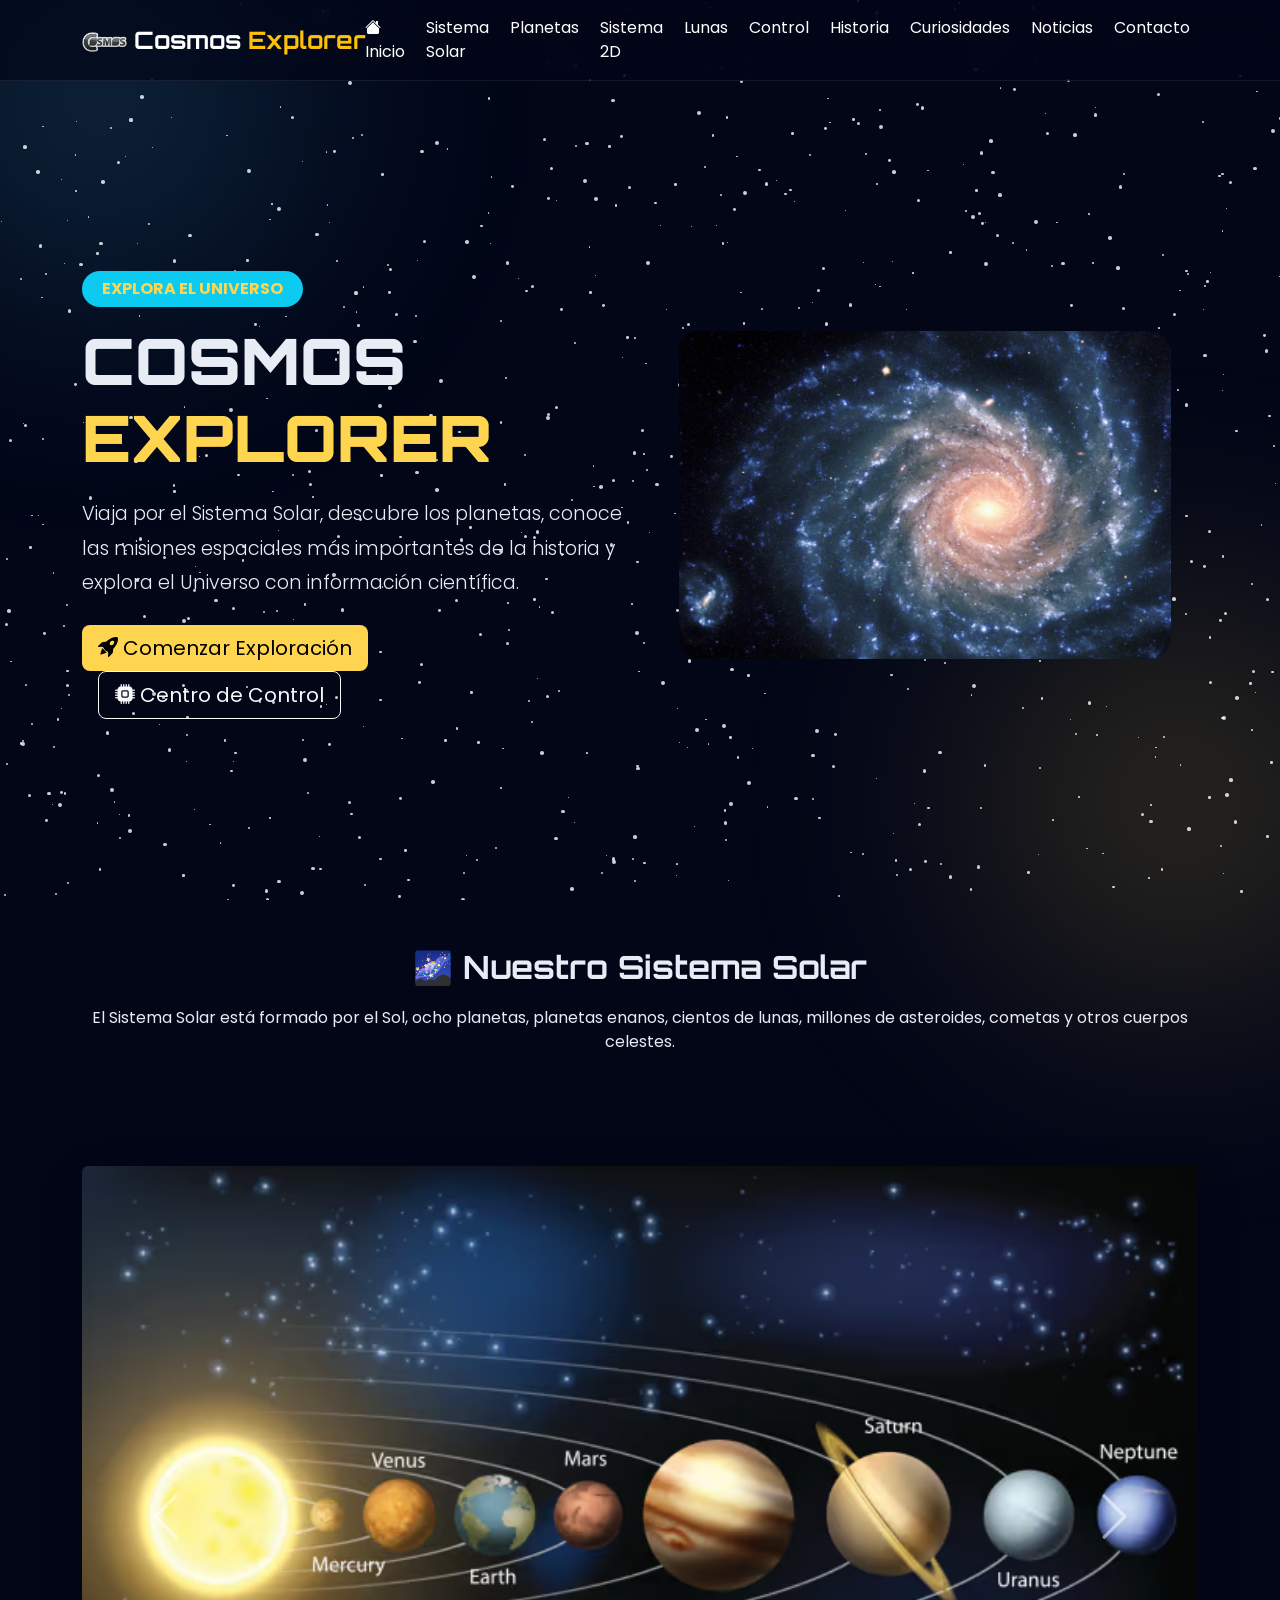
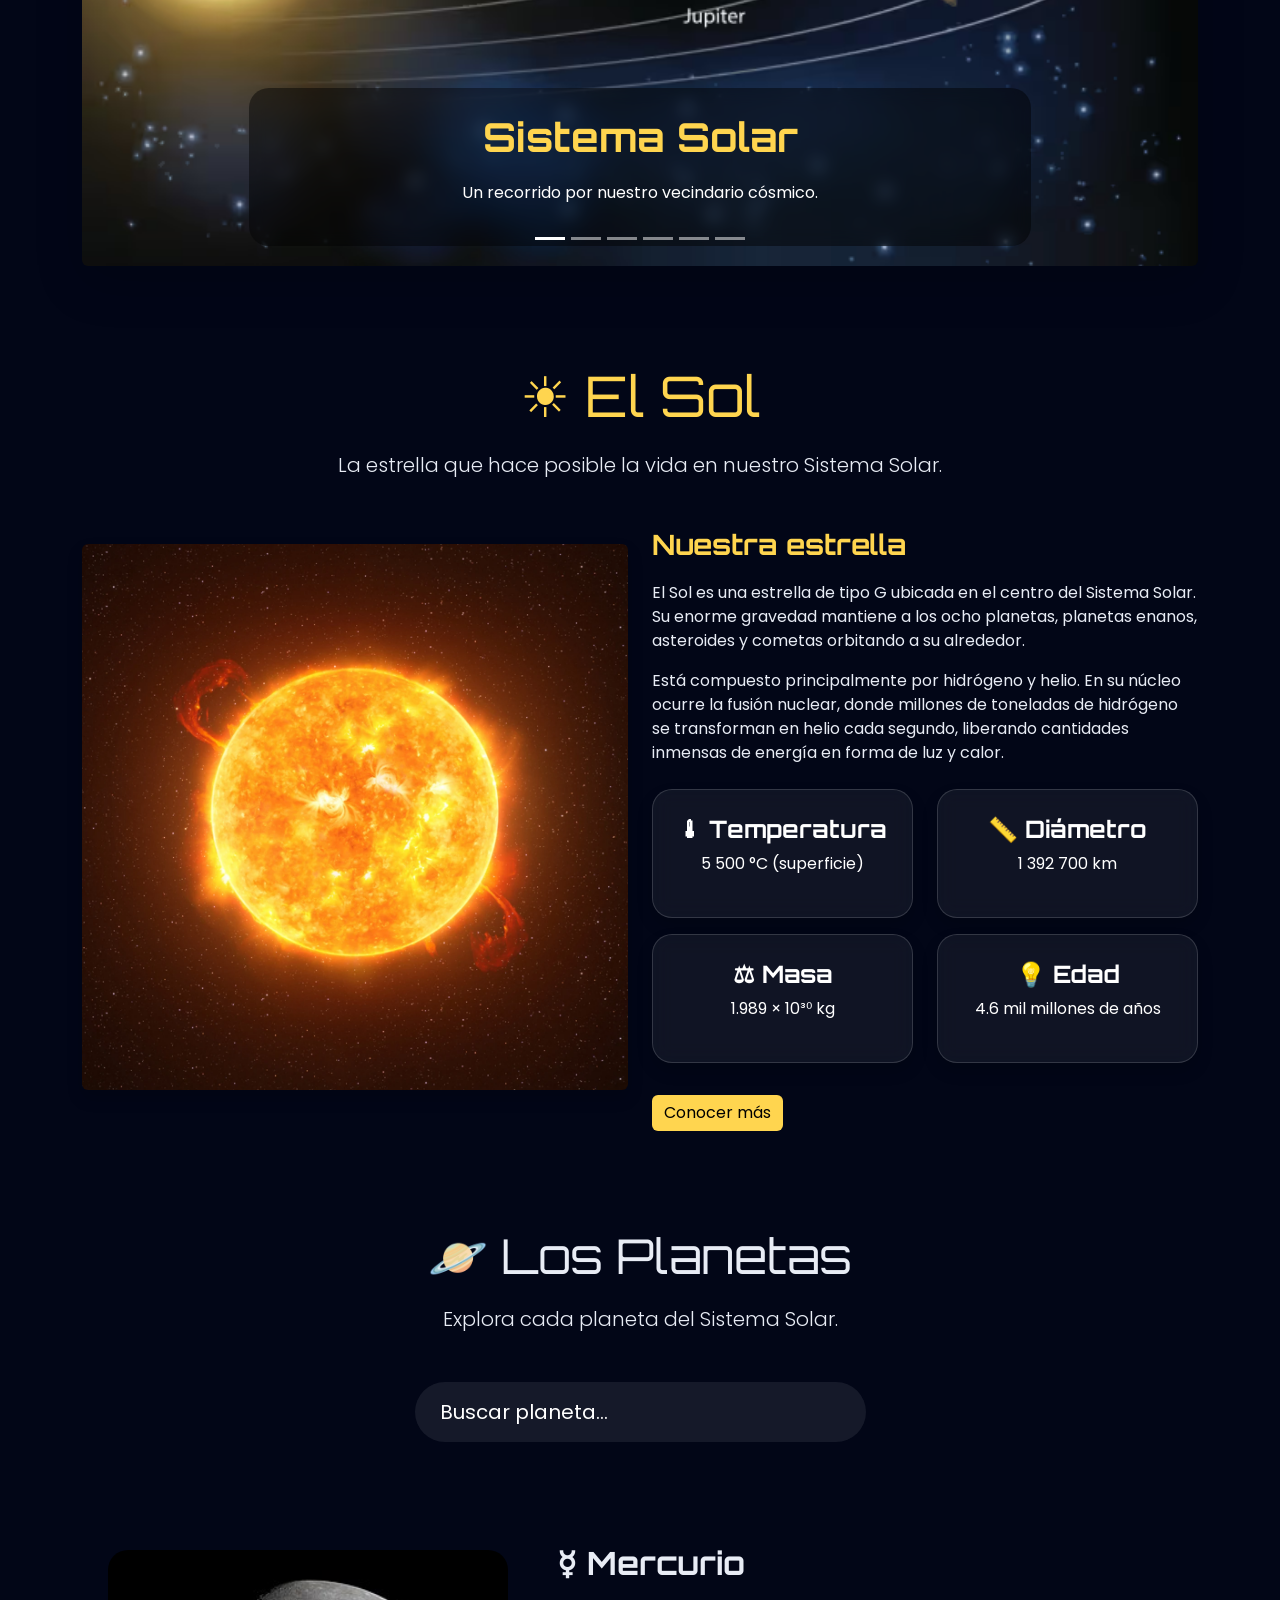
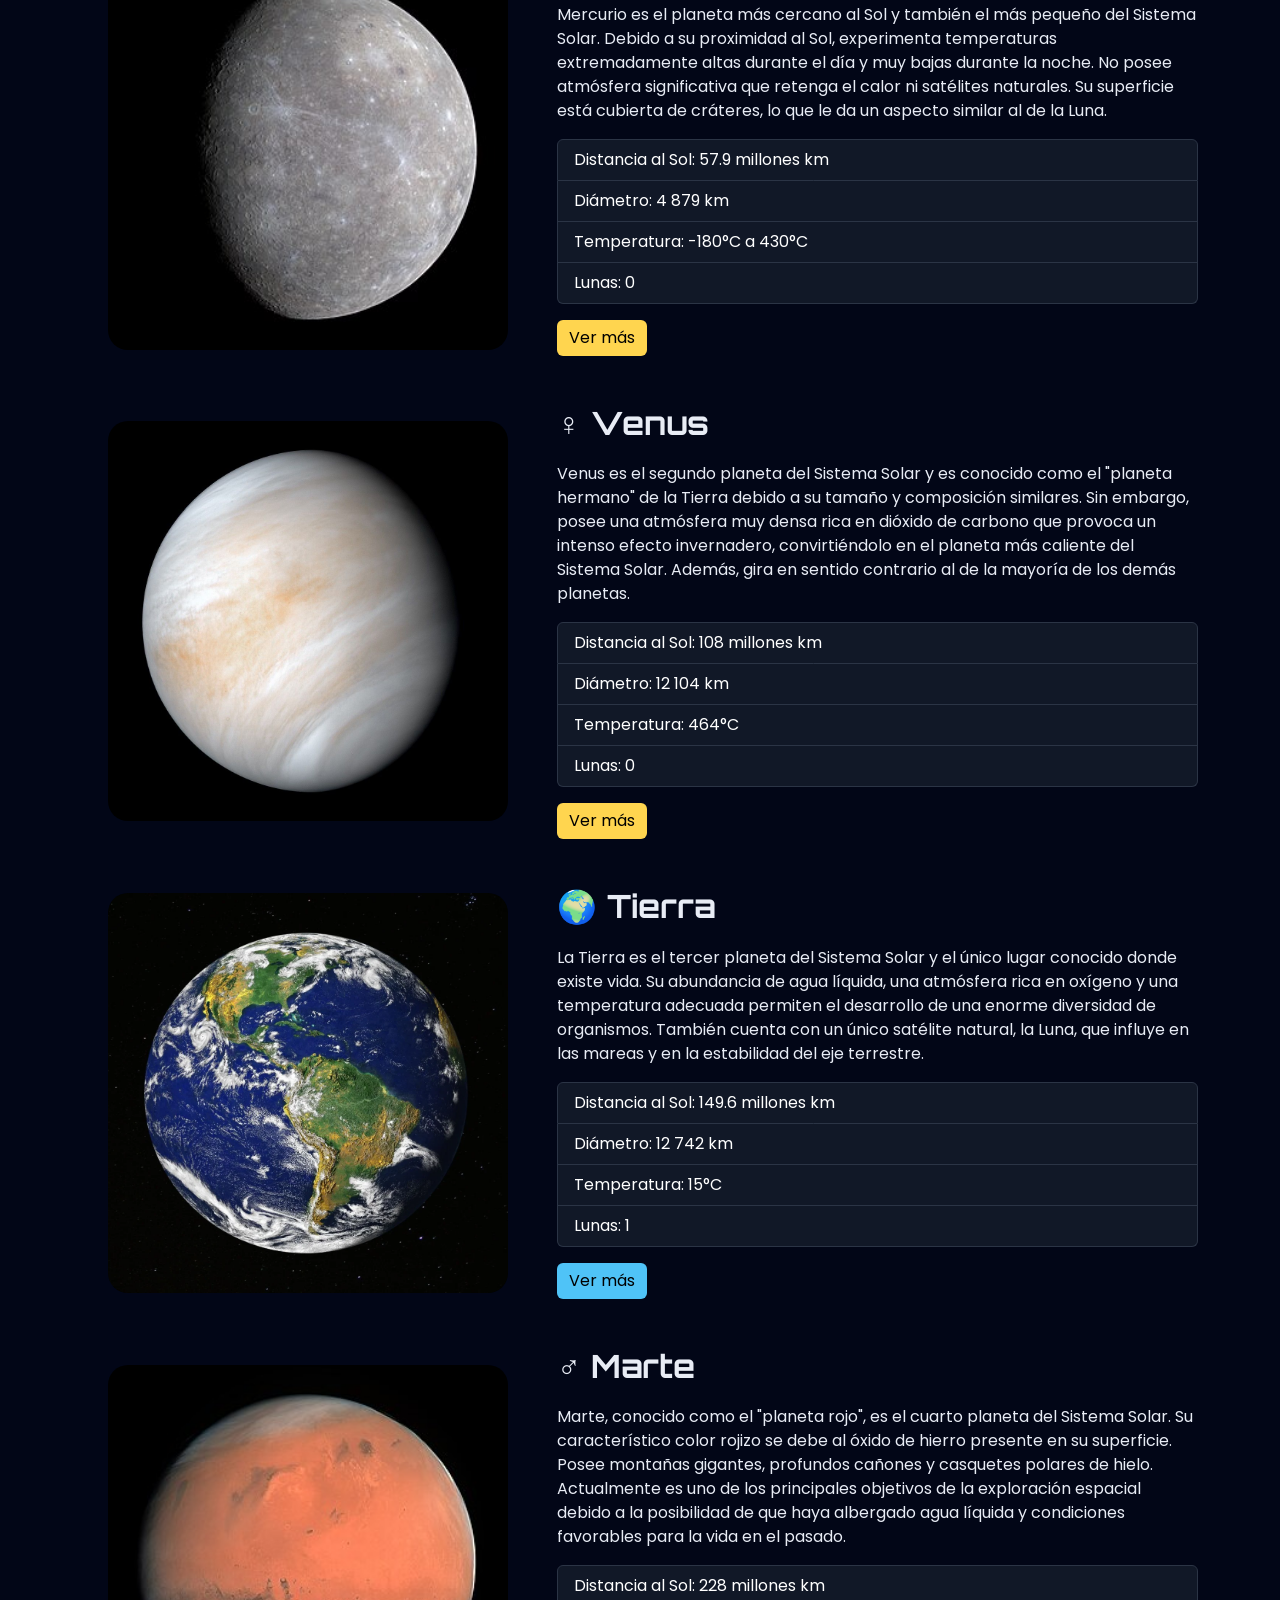
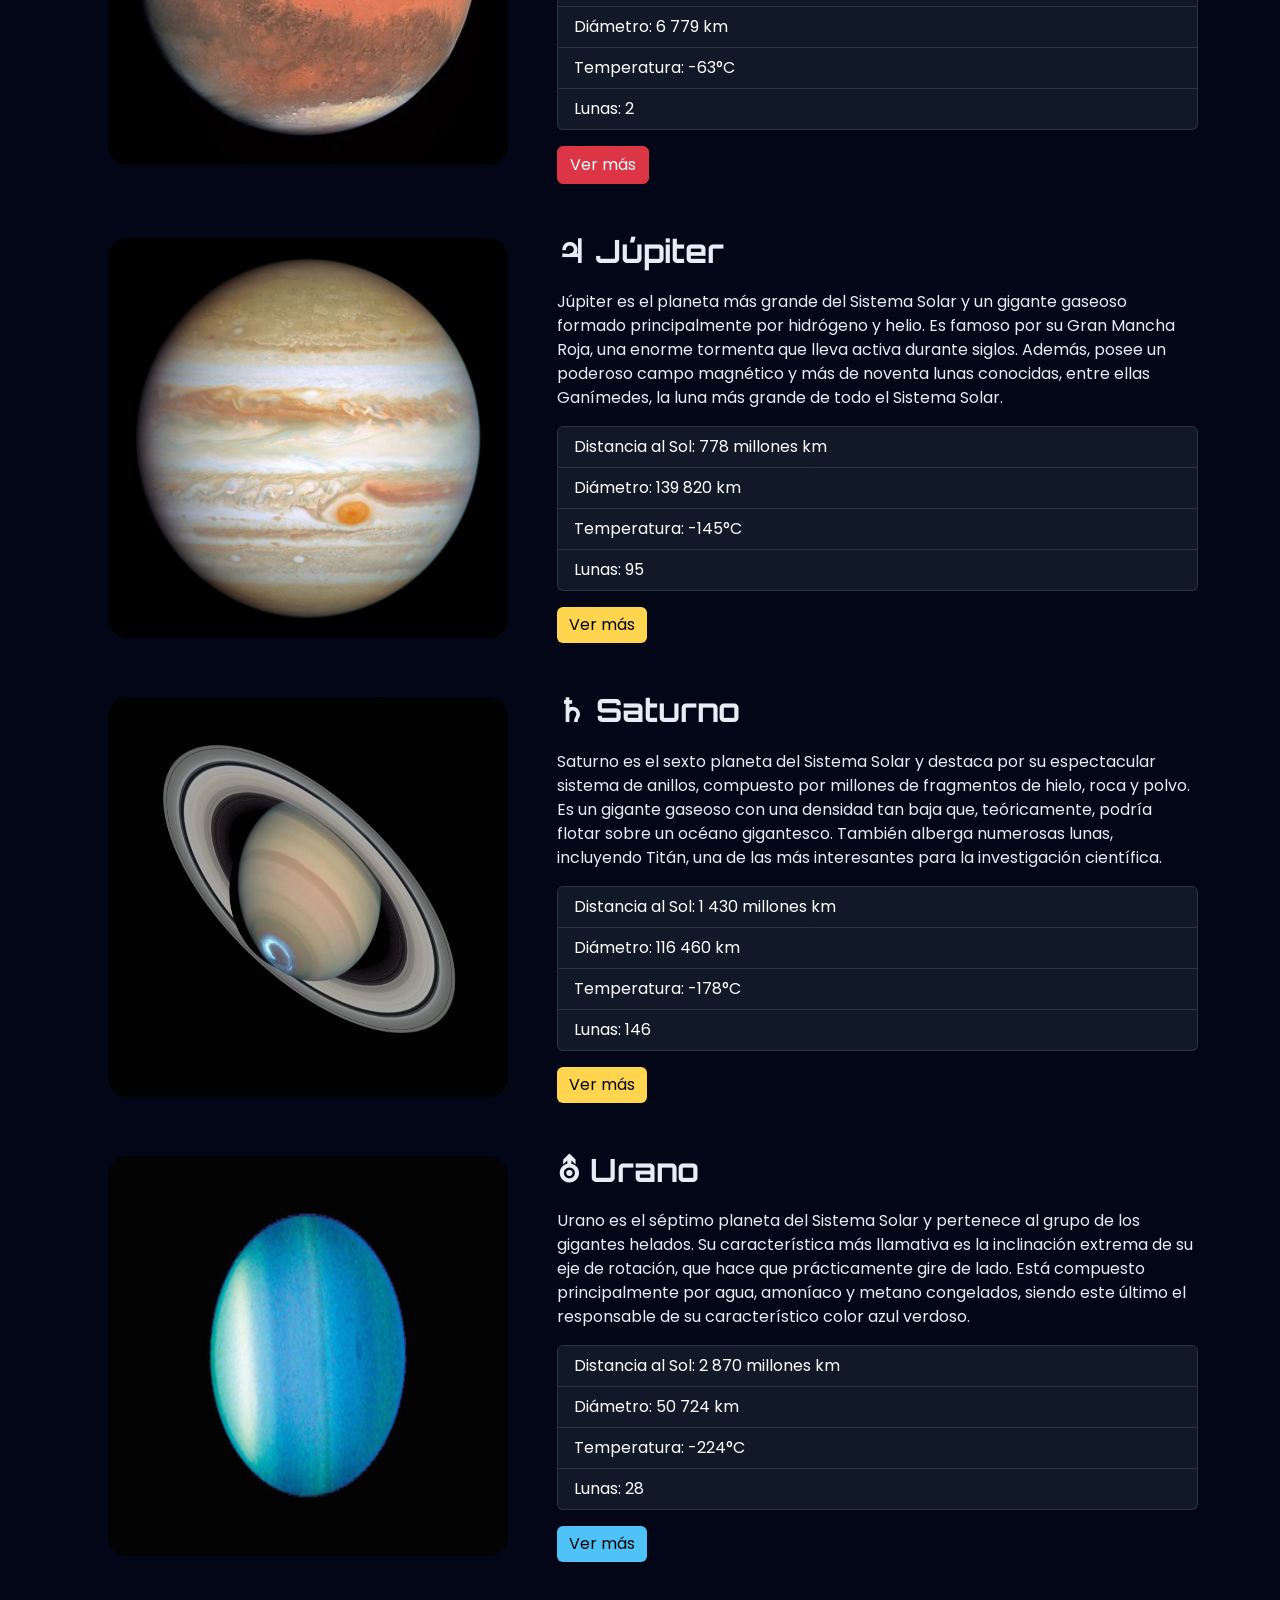
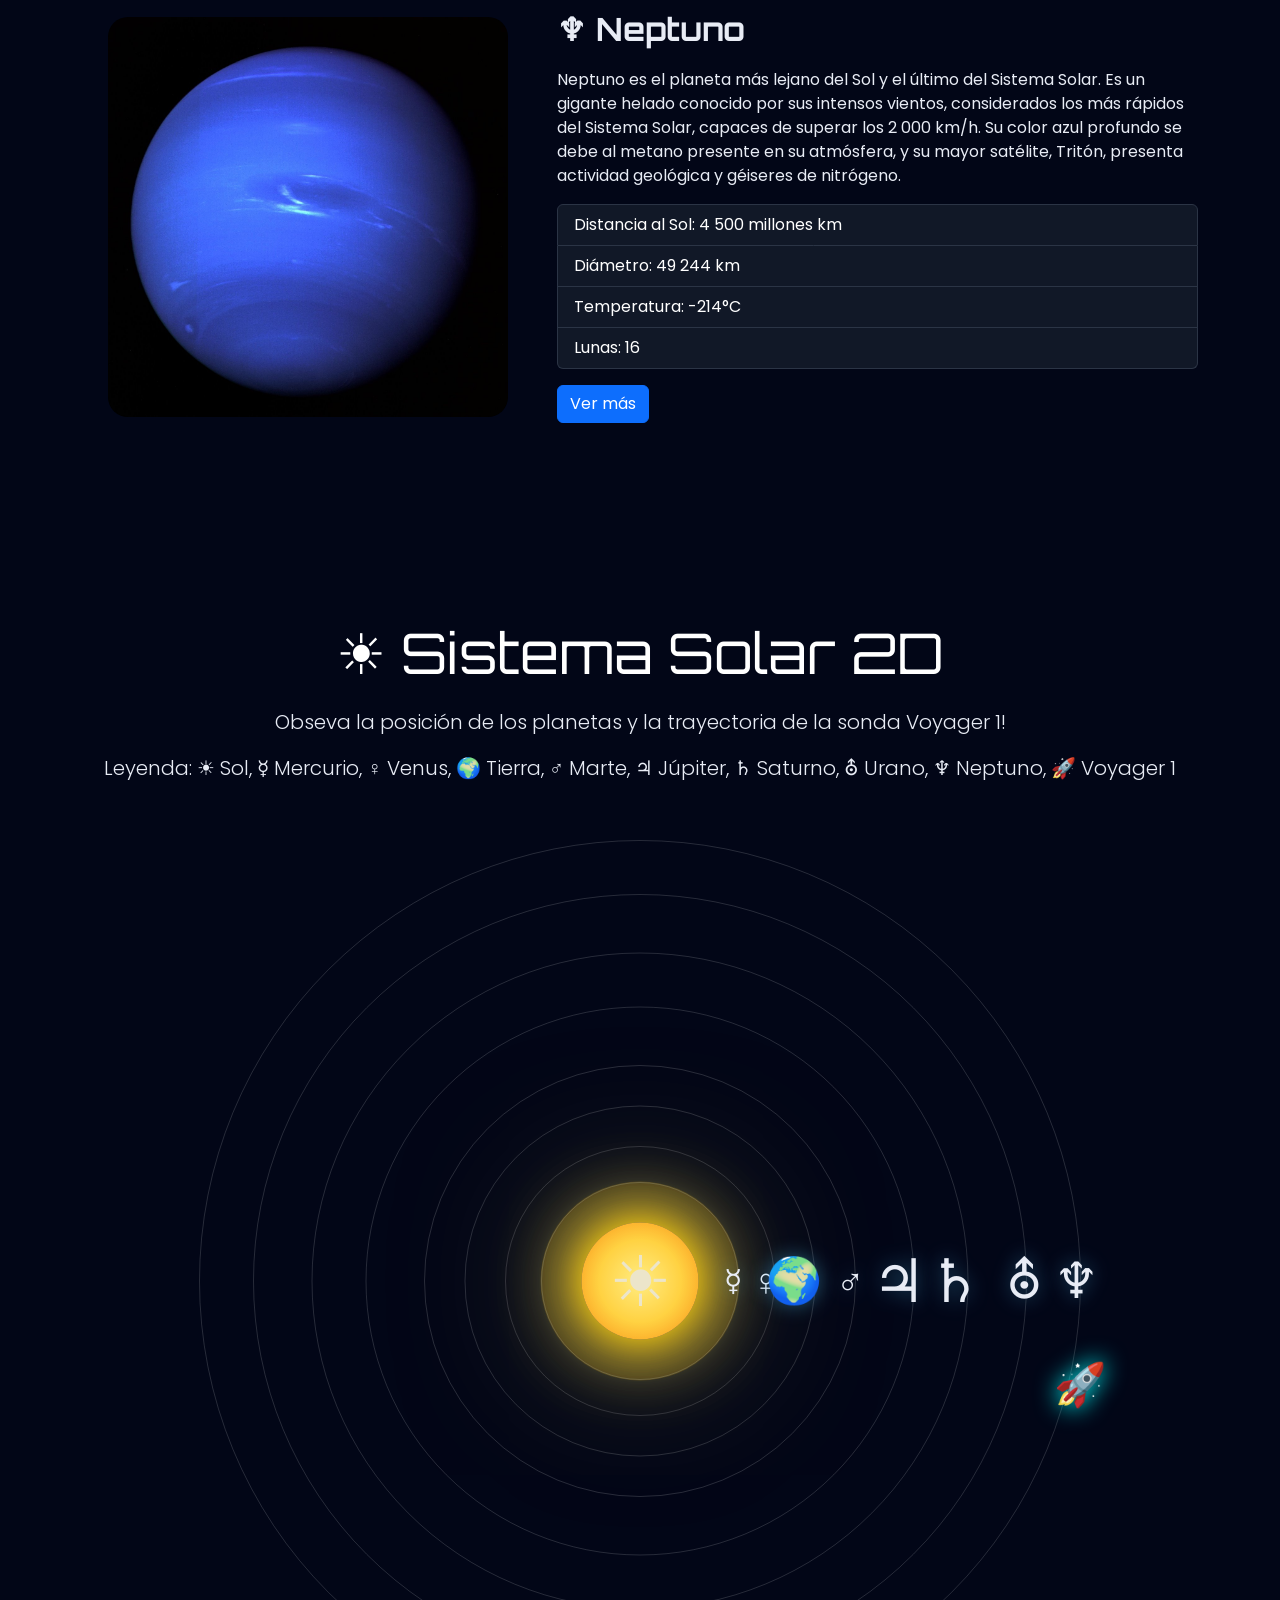
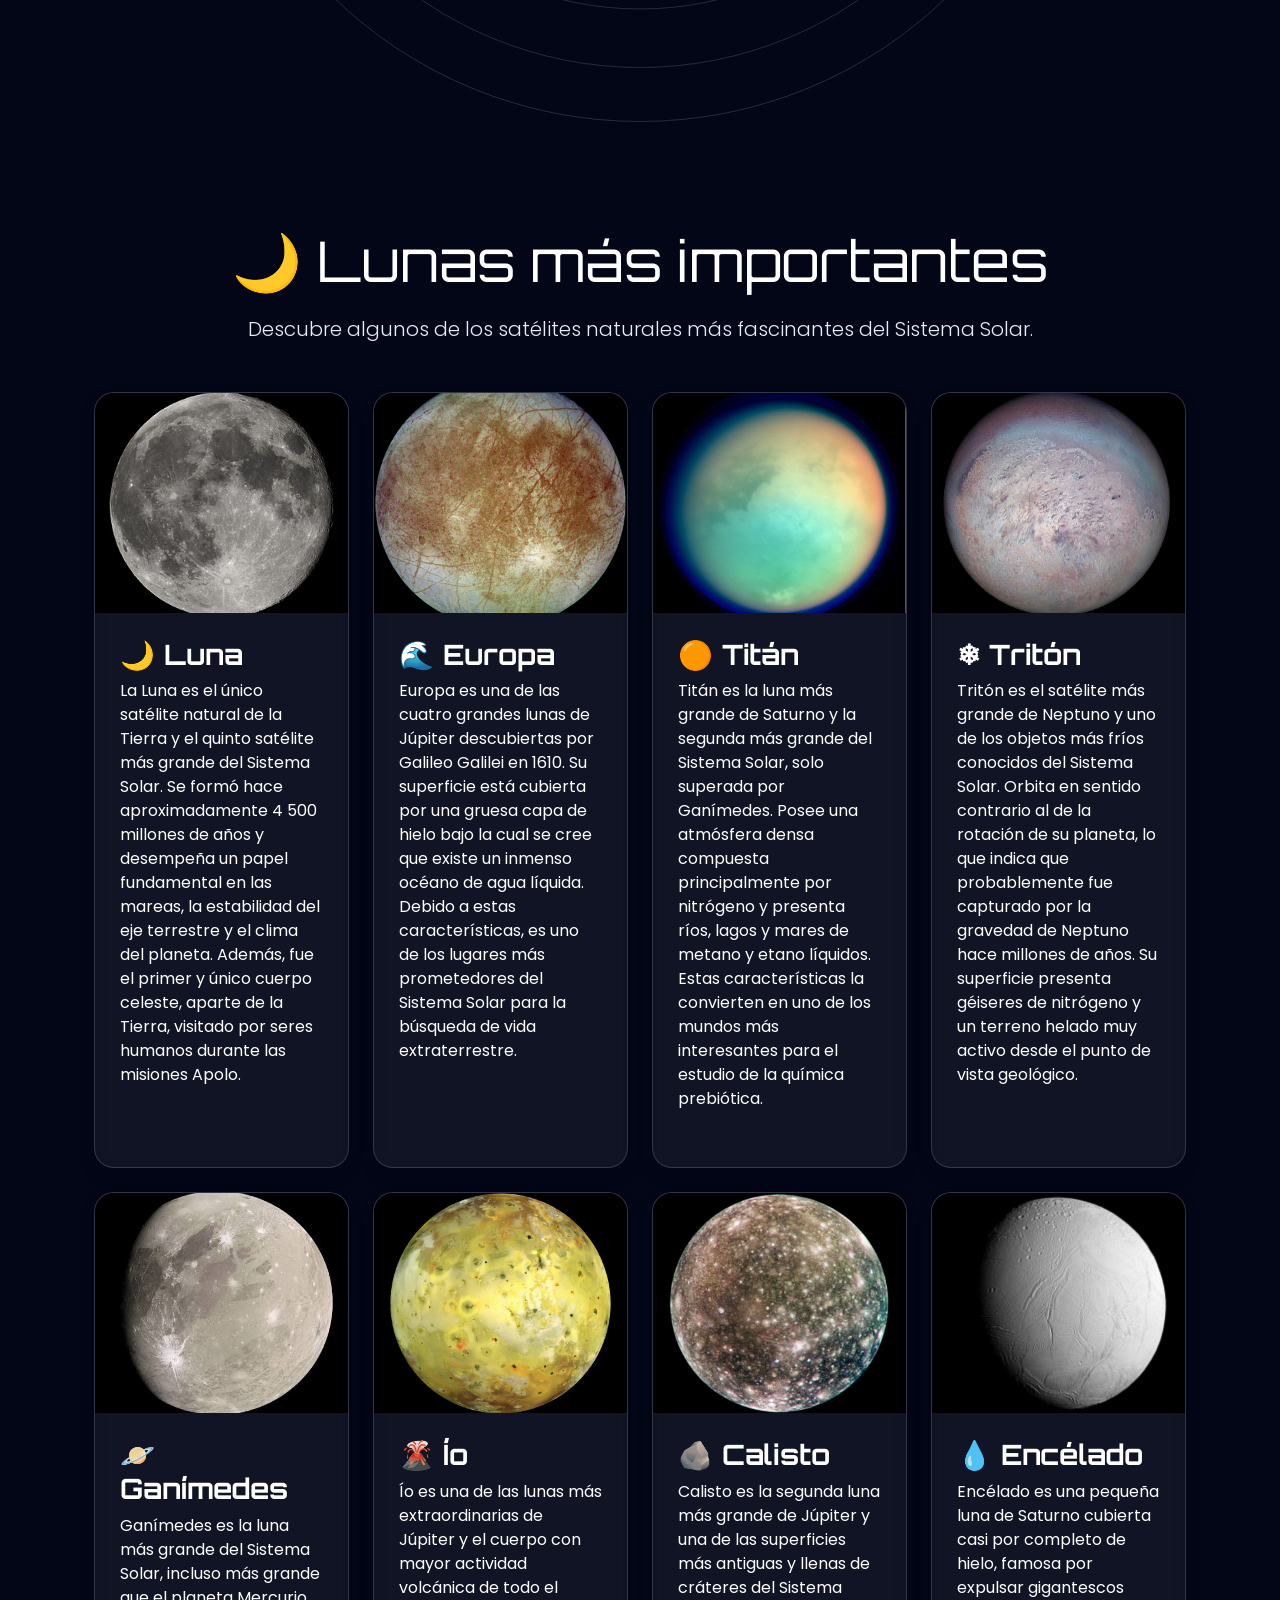
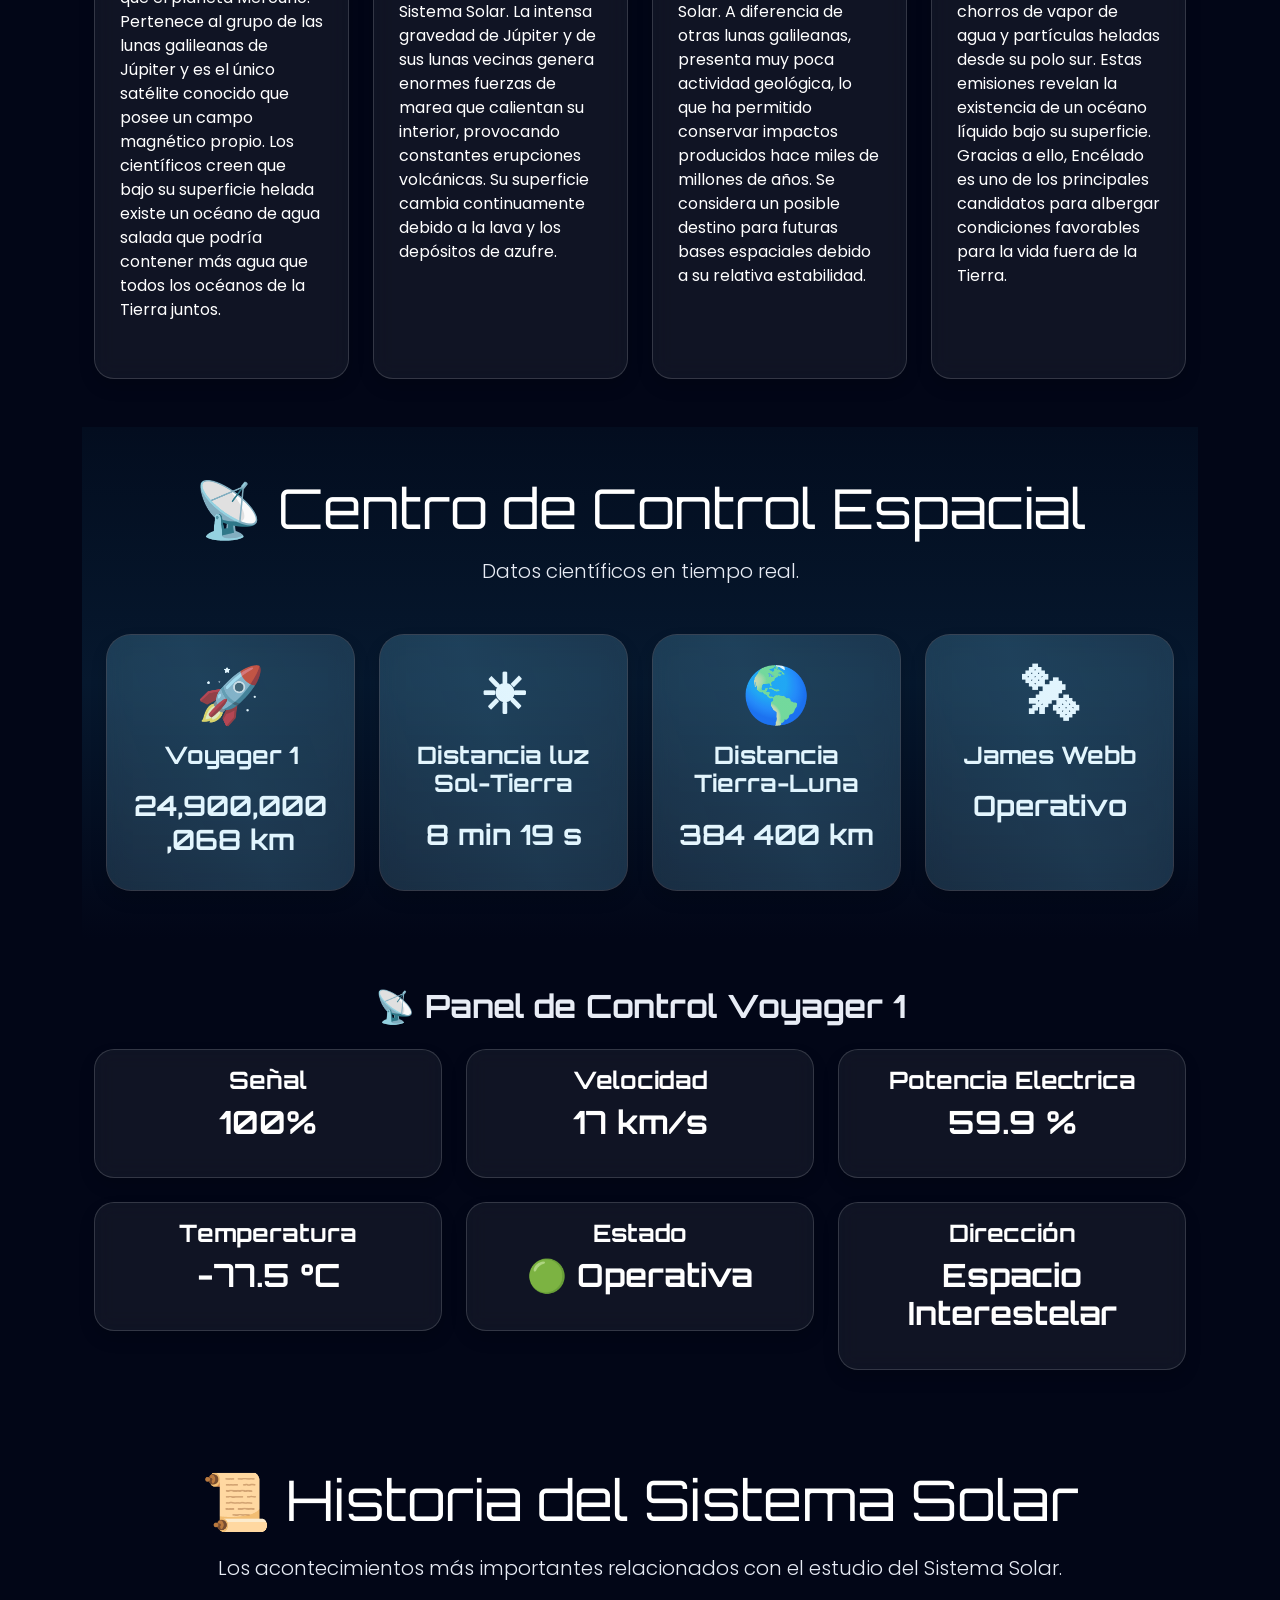
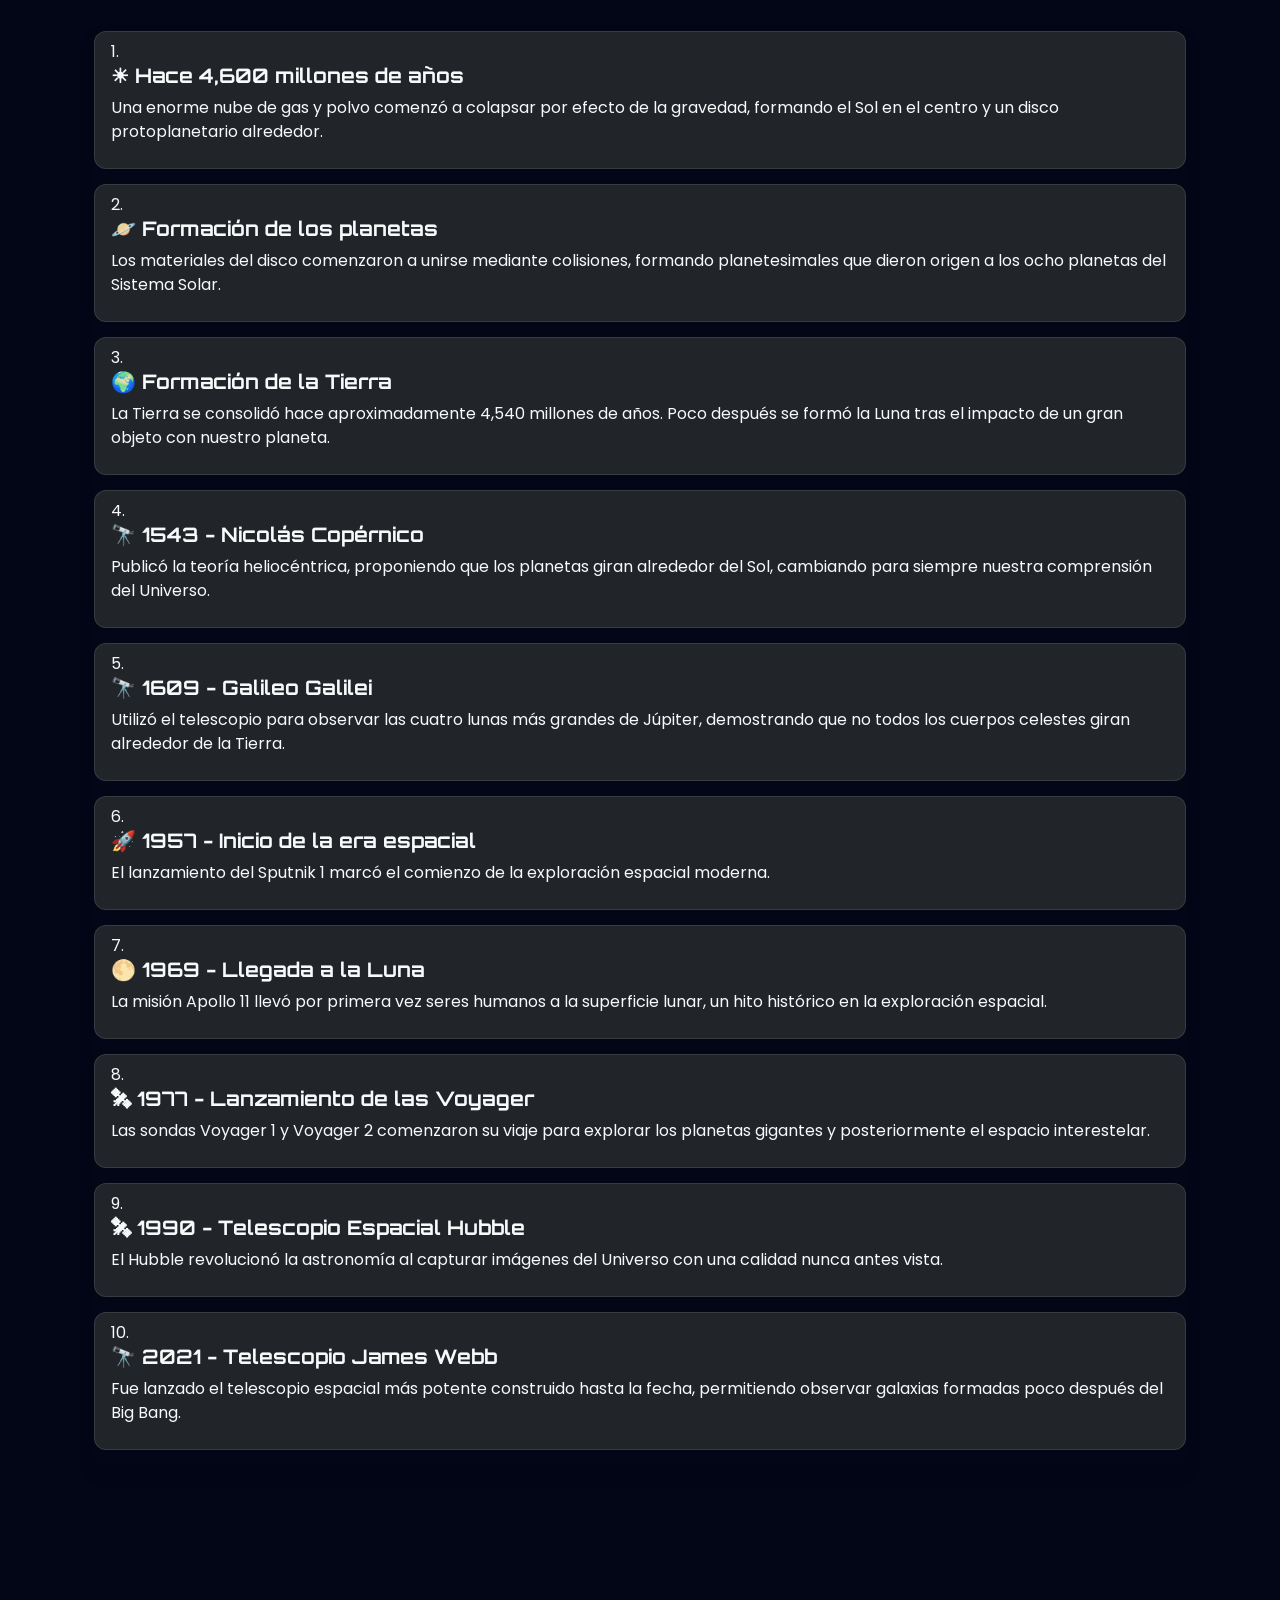
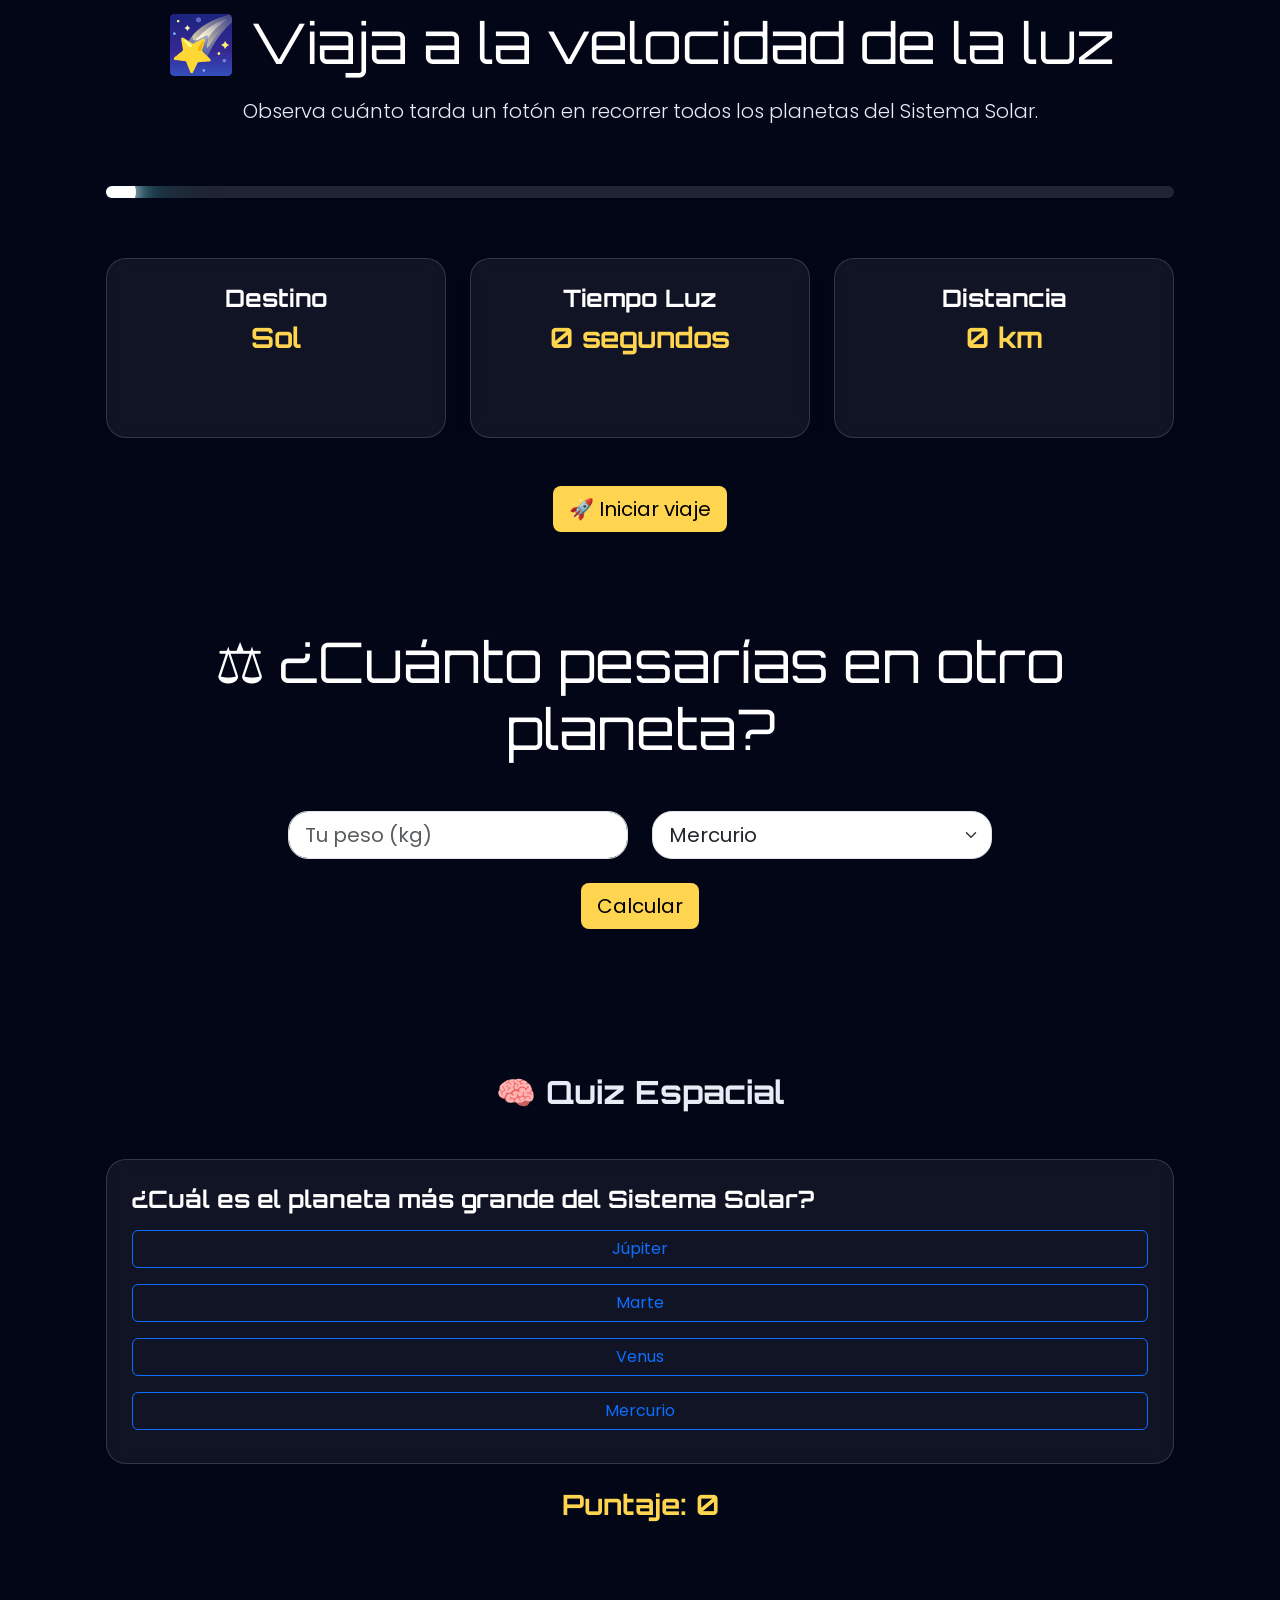
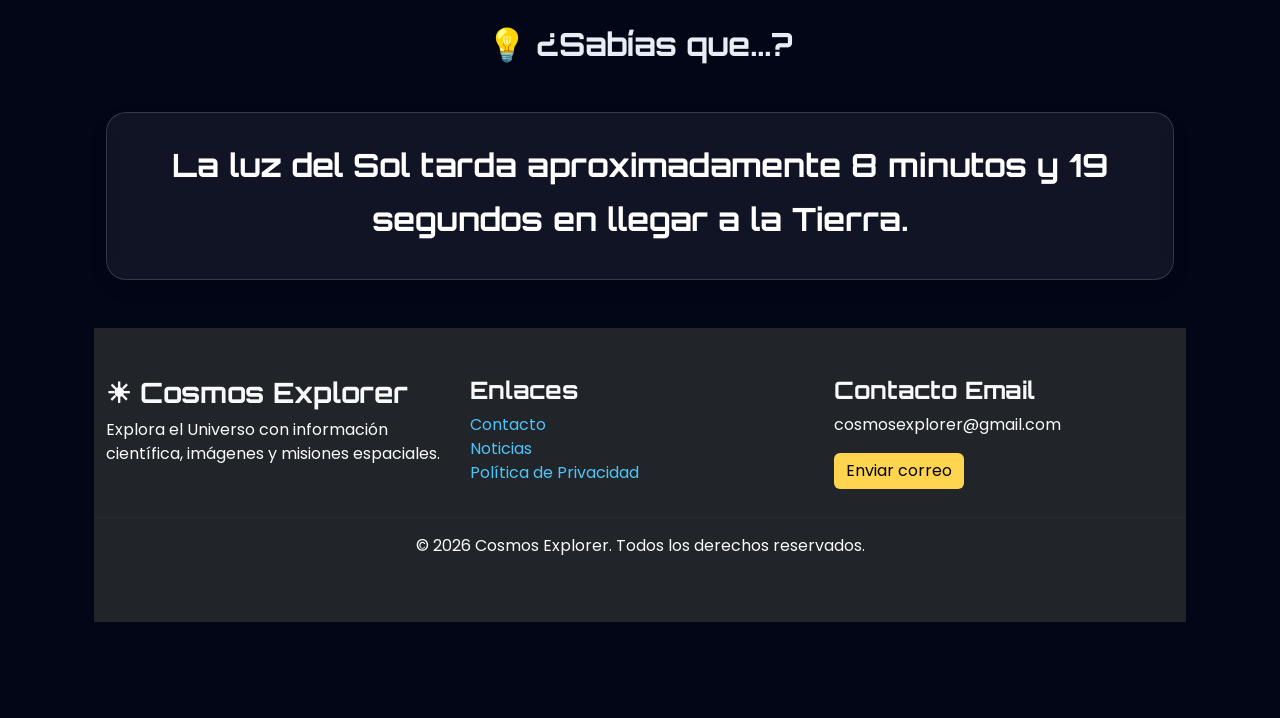
<file: index.html>
<!DOCTYPE html>
<html lang="es">

<head>

    <!-- CONFIGURACIÓN GENERAL -->

    <meta charset="UTF-8">
    <meta name="viewport" content="width=device-width, initial-scale=1.0">

    <title>Cosmos Explorer | Explora el Sistema Solar</title>

    <meta name="description"
        content="Cosmos Explorer es una aplicación web educativa para descubrir el Sistema Solar, los planetas, sus lunas, la exploración espacial y las misiones Voyager.">

    <meta name="keywords"
        content="Sistema Solar, planetas, lunas, Voyager, NASA, ESA, James Webb, exploración espacial, astronomía">

    <meta name="author" content="Víctor Capellán">

    <meta name="robots" content="index, follow">

    <meta name="theme-color" content="#050816">

    <!-- Icono -->

    <link rel="icon" href="img/Pagina/Cosmos_logo.png" type="image/png">

    <!-- Google Fonts -->

    <link rel="preconnect" href="https://fonts.googleapis.com">

    <link rel="preconnect" href="https://fonts.gstatic.com" crossorigin>

    <link
        href="https://fonts.googleapis.com/css2?family=Orbitron:wght@500;700;900&family=Poppins:wght@300;400;500;600&display=swap"
        rel="stylesheet">

    <!-- Bootstrap -->

    <link href="https://cdn.jsdelivr.net/npm/bootstrap@5.3.7/dist/css/bootstrap.min.css" rel="stylesheet">

    <!-- Bootstrap Icons -->

    <link rel="stylesheet" href="https://cdn.jsdelivr.net/npm/bootstrap-icons@1.13.1/font/bootstrap-icons.min.css">

    <!-- CSS Personalizado -->

    <link rel="stylesheet" href="css/estilos.css">

</head>

<body>

    <!-- NAVBAR -->

    <nav class="navbar navbar-expand-lg fixed-top" id="navbar">

        <div class="container">

            <a class="navbar-brand fw-bold" href="#">

                <img src="img/Pagina/Cosmos_logo.png" width="45">

                Cosmos <span class="text-warning">Explorer</span>

            </a>

            <button class="navbar-toggler" data-bs-toggle="collapse" data-bs-target="#menu">

                <span class="navbar-toggler-icon"></span>

            </button>

            <div class="collapse navbar-collapse" id="menu">

                <ul class="navbar-nav ms-auto">

                    <li class="nav-item">
                        <a class="nav-link active" href="#">
                            <i class="bi bi-house-fill"></i>
                            Inicio
                        </a>
                    </li>

                    <li class="nav-item">
                        <a class="nav-link" href="#sistema">
                            Sistema Solar
                        </a>
                    </li>

                    <li class="nav-item">
                        <a class="nav-link" href="#planetas">
                            Planetas
                        </a>
                    </li>

                    <li class="nav-item">
                        <a class="nav-link" href="#sistema-interactivo">
                            Sistema 2D
                        </a>
                    </li>

                    <li class="nav-item">
                        <a class="nav-link" href="#lunas">
                            Lunas
                        </a>
                    </li>

                    <li class="nav-item">
                        <a class="nav-link" href="#control">
                            Control
                        </a>
                    </li>

                    <li class="nav-item">
                        <a class="nav-link" href="#historia">
                            Historia
                        </a>
                    </li>

                    <li class="nav-item">
                        <a class="nav-link" href="#curiosidades">
                            Curiosidades
                        </a>
                    </li>

                    <li class="nav-item">
                        <a class="nav-link" href="Noticias y Videos.html">
                            Noticias
                        </a>
                    </li>

                    <li class="nav-item">
                        <a class="nav-link" href="Contacto.html">
                            Contacto
                        </a>
                    </li>

                </ul>

            </div>

        </div>

    </nav>

    <!-- HERO -->

    <header class="hero">

        <div class="container">

            <div class="row align-items-center">

                <div class="col-lg-6">

                    <span class="badge bg-info mb-3">

                        EXPLORA EL UNIVERSO

                    </span>

                    <h1>

                        COSMOS

                        <span>

                            EXPLORER

                        </span>

                    </h1>

                    <p class="lead">

                        Viaja por el Sistema Solar,
                        descubre los planetas,
                        conoce las misiones espaciales
                        más importantes de la historia
                        y explora el Universo con información científica.

                    </p>

                    <div class="mt-4">

                        <a href="#sistema" class="btn btn-warning btn-lg">

                            <i class="bi bi-rocket-takeoff-fill"></i>

                            Comenzar Exploración

                        </a>

                        <a href="#control" class="btn btn-outline-light btn-lg ms-3">

                            <i class="bi bi-cpu-fill"></i>

                            Centro de Control

                        </a>

                    </div>

                </div>

                <div class="col-lg-6 text-center">

                    <img src="img/Pagina/Universo.jpg" class="img-fluid hero-img" alt="Universo">

                </div>

            </div>

        </div>

    </header>

    <!-- ESTRELLAS -->
    <!-- Se crearán con JavaScript -->

    <div id="stars"></div>

    <!-- AQUÍ COMIENZA EL RESTO DE LA PÁGINA -->

    <section id="sistema" class="container py-5">

        <div class="text-center">

            <h2>

                🌌 Nuestro Sistema Solar

            </h2>

            <p>

                El Sistema Solar está formado por el Sol,
                ocho planetas, planetas enanos,
                cientos de lunas, millones de asteroides,
                cometas y otros cuerpos celestes.

            </p>

        </div>

    </section>

    <!-- CARRUSEL -->

    <section class="container py-5">

        <div id="carouselSistemaSolar" class="carousel slide shadow-lg rounded overflow-hidden" data-bs-ride="carousel">

            <div class="carousel-indicators">

                <button type="button" data-bs-target="#carouselSistemaSolar" data-bs-slide-to="0"
                    class="active"></button>

                <button type="button" data-bs-target="#carouselSistemaSolar" data-bs-slide-to="1"></button>

                <button type="button" data-bs-target="#carouselSistemaSolar" data-bs-slide-to="2"></button>

                <button type="button" data-bs-target="#carouselSistemaSolar" data-bs-slide-to="3"></button>

                <button type="button" data-bs-target="#carouselSistemaSolar" data-bs-slide-to="4"></button>

                <button type="button" data-bs-target="#carouselSistemaSolar" data-bs-slide-to="5"></button>

            </div>

            <div class="carousel-inner">

                <!-- Imagen 1 -->

                <div class="carousel-item active">

                    <img src="img/Carrousel/Sistema-Solar.avif" class="d-block w-100" alt="Sistema Solar">

                    <div class="carousel-caption">

                        <h2>Sistema Solar</h2>

                        <p>
                            Un recorrido por nuestro vecindario cósmico.
                        </p>

                    </div>

                </div>

                <!-- Imagen 2 -->

                <div class="carousel-item">

                    <img src="img/Carrousel/James-Webb.webp" class="d-block w-100" alt="James Webb">

                    <div class="carousel-caption">

                        <h2>James Webb</h2>

                        <p>
                            El telescopio espacial más potente jamás construido.
                        </p>

                    </div>

                </div>

                <!-- Imagen 3 -->

                <div class="carousel-item">

                    <img src="img/Carrousel/Voyager-1.png" class="d-block w-100" alt="Voyager">

                    <div class="carousel-caption">

                        <h2>Voyager 1</h2>

                        <p>
                            La nave humana más alejada de la Tierra, la cual contiene un disco de Oro con sonidos e
                            imágenes de la Tierra.
                        </p>

                    </div>

                </div>

                <!-- Imagen 4 -->

                <div class="carousel-item">

                    <img src="img/Carrousel/Saturno-car.jpg" class="d-block w-100" alt="Saturno">

                    <div class="carousel-caption">

                        <h2>Saturno</h2>

                        <p>
                            El gigante de los anillos.
                        </p>

                    </div>

                </div>

                <!-- Imagen 5 -->

                <div class="carousel-item">

                    <img src="img/Carrousel/Jupiter-car.jpg" class="d-block w-100" alt="Jupiter">

                    <div class="carousel-caption">

                        <h2>Jupiter</h2>

                        <p>
                            El Planeta más grande del Sistema Solar.
                        </p>

                    </div>

                </div>

                <!-- Imagen 6 -->

                <div class="carousel-item">

                    <img src="img/Carrousel/Sol-Car.jpg" class="d-block w-100" alt="El Sol">

                    <div class="carousel-caption">

                        <h2>El Sol</h2>

                        <p>
                            La estrella al centro del Sistema Solar.
                        </p>

                    </div>

                </div>

            </div>

            <button class="carousel-control-prev" data-bs-target="#carouselSistemaSolar" data-bs-slide="prev">

                <span class="carousel-control-prev-icon"></span>

            </button>

            <button class="carousel-control-next" data-bs-target="#carouselSistemaSolar" data-bs-slide="next">

                <span class="carousel-control-next-icon"></span>

            </button>

        </div>

    </section>

    <!-- CARD EL SOL -->

    <section id="sol" class="container py-5">

        <div class="text-center mb-5 sol">

            <h2 class="display-4">

                ☀ El Sol

            </h2>

            <p class="lead">

                La estrella que hace posible la vida en nuestro Sistema Solar.

            </p>

        </div>

        <div class="row align-items-center">

            <div class="col-lg-6 mb-4">

                <img src="img/Planetas/Sol-Unico.webp" class="img-fluid rounded shadow" alt="El Sol">

            </div>

            <div class="col-lg-6 sol">

                <h3>

                    Nuestra estrella

                </h3>

                <p>

                    El Sol es una estrella de tipo G ubicada en el centro del Sistema Solar.
                    Su enorme gravedad mantiene a los ocho planetas, planetas enanos,
                    asteroides y cometas orbitando a su alrededor.

                </p>

                <p>

                    Está compuesto principalmente por hidrógeno y helio.
                    En su núcleo ocurre la fusión nuclear, donde millones de toneladas
                    de hidrógeno se transforman en helio cada segundo, liberando
                    cantidades inmensas de energía en forma de luz y calor.

                </p>

                <div class="row text-center mt-4">

                    <div class="col-6 mb-3">

                        <div class="card shadow h-100">

                            <div class="card-body">

                                <h4>

                                    🌡 Temperatura

                                </h4>

                                <p>

                                    5 500 °C (superficie)

                                </p>

                            </div>

                        </div>

                    </div>

                    <div class="col-6 mb-3">

                        <div class="card shadow h-100">

                            <div class="card-body">

                                <h4>

                                    📏 Diámetro

                                </h4>

                                <p>

                                    1 392 700 km

                                </p>

                            </div>

                        </div>

                    </div>

                    <div class="col-6 mb-3">

                        <div class="card shadow h-100">

                            <div class="card-body">

                                <h4>

                                    ⚖ Masa

                                </h4>

                                <p>

                                    1.989 × 10³⁰ kg

                                </p>

                            </div>

                        </div>

                    </div>

                    <div class="col-6 mb-3">

                        <div class="card shadow h-100">

                            <div class="card-body">

                                <h4>

                                    💡 Edad

                                </h4>

                                <p>

                                    4.6 mil millones de años

                                </p>

                            </div>

                        </div>

                    </div>

                </div>

                <button class="btn btn-warning mt-3" onclick="abrirModalSol()">

                    Conocer más

                </button>

            </div>

        </div>

    </section>

    <!-- PLANETAS -->

    <section id="planetas" class="container py-5">

        <div class="text-center mb-5">

            <h2 class="display-5">

                🪐 Los Planetas

            </h2>

            <p class="lead">

                Explora cada planeta del Sistema Solar.

            </p>

        </div>

        <!-- BUSCADOR -->

        <div class="row justify-content-center BuscarPlaneta ">

            <div class="col-lg-5">

                <input type="text" class="form-control form-control-lg" id="buscarPlaneta"
                    placeholder="Buscar planeta...">

            </div>

        </div>

        <!-- CARDS DE PLANETAS -->
        <section>

            <!-- MERCURIO -->

            <div class="row align-items-center mb-5 planeta-card">

                <div class="col-lg-5 text-center">

                    <img src="img/Planetas/Mercurio3.jpg" class="img-fluid planeta-img" alt="Mercurio">

                </div>

                <div class="col-lg-7">

                    <h2>☿ Mercurio</h2>

                    <p>
                        Mercurio es el planeta más cercano al Sol y también el más pequeño del Sistema Solar. Debido a
                        su proximidad al Sol, experimenta temperaturas extremadamente altas durante el día y muy bajas
                        durante la noche. No posee atmósfera significativa que retenga el calor ni satélites naturales.
                        Su superficie está cubierta de cráteres, lo que le da un aspecto similar al de la Luna.
                    </p>

                    <ul class="list-group">

                        <li class="list-group-item">Distancia al Sol: 57.9 millones km</li>

                        <li class="list-group-item">Diámetro: 4 879 km</li>

                        <li class="list-group-item">Temperatura: -180°C a 430°C</li>

                        <li class="list-group-item">Lunas: 0</li>

                    </ul>

                    <button class="btn btn-warning mt-3" onclick="abrirModal('Mercurio')">

                        Ver más

                    </button>

                </div>

            </div>

            <!-- VENUS -->

            <div class="row align-items-center mb-5 planeta-card">

                <div class="col-lg-5 text-center">

                    <img src="img/Planetas/Venus.jpg" class="img-fluid planeta-img">

                </div>

                <div class="col-lg-7">

                    <h2>♀ Venus</h2>

                    <p>

                        Venus es el segundo planeta del Sistema Solar y es conocido como el "planeta hermano" de la
                        Tierra debido a su tamaño y composición similares. Sin embargo, posee una atmósfera muy densa
                        rica en dióxido de carbono que provoca un intenso efecto invernadero, convirtiéndolo en el
                        planeta más caliente del Sistema Solar. Además, gira en sentido contrario al de la mayoría de
                        los demás planetas.

                    </p>

                    <ul class="list-group">

                        <li class="list-group-item">Distancia al Sol: 108 millones km</li>

                        <li class="list-group-item">Diámetro: 12 104 km</li>

                        <li class="list-group-item">Temperatura: 464°C</li>

                        <li class="list-group-item">Lunas: 0</li>

                    </ul>

                    <button class="btn btn-warning mt-3" onclick="abrirModal('Venus')">

                        Ver más

                    </button>

                </div>

            </div>

            <!-- TIERRA -->

            <div class="row align-items-center mb-5 planeta-card">

                <div class="col-lg-5 text-center">

                    <img src="img/Planetas/Tierra.webp" class="img-fluid planeta-img">

                </div>

                <div class="col-lg-7">

                    <h2>🌍 Tierra</h2>

                    <p>

                        La Tierra es el tercer planeta del Sistema Solar y el único lugar conocido donde existe vida. Su
                        abundancia de agua líquida, una atmósfera rica en oxígeno y una temperatura adecuada permiten el
                        desarrollo de una enorme diversidad de organismos. También cuenta con un único satélite natural,
                        la Luna, que influye en las mareas y en la estabilidad del eje terrestre.

                    </p>

                    <ul class="list-group">

                        <li class="list-group-item">Distancia al Sol: 149.6 millones km</li>

                        <li class="list-group-item">Diámetro: 12 742 km</li>

                        <li class="list-group-item">Temperatura: 15°C</li>

                        <li class="list-group-item">Lunas: 1</li>

                    </ul>

                    <button class="btn btn-info mt-3" onclick="abrirModal('Tierra')">

                        Ver más

                    </button>

                </div>

            </div>

            <!-- MARTE -->

            <div class="row align-items-center mb-5 planeta-card">

                <div class="col-lg-5 text-center">

                    <img src="img/Planetas/Marte.jpg" class="img-fluid planeta-img">

                </div>

                <div class="col-lg-7">

                    <h2>♂ Marte</h2>

                    <p>

                        Marte, conocido como el "planeta rojo", es el cuarto planeta del Sistema Solar. Su
                        característico color rojizo se debe al óxido de hierro presente en su superficie. Posee montañas
                        gigantes, profundos cañones y casquetes polares de hielo. Actualmente es uno de los principales
                        objetivos de la exploración espacial debido a la posibilidad de que haya albergado agua líquida
                        y condiciones favorables para la vida en el pasado.

                    </p>

                    <ul class="list-group">

                        <li class="list-group-item">Distancia al Sol: 228 millones km</li>

                        <li class="list-group-item">Diámetro: 6 779 km</li>

                        <li class="list-group-item">Temperatura: -63°C</li>

                        <li class="list-group-item">Lunas: 2</li>

                    </ul>

                    <button class="btn btn-danger mt-3" onclick="abrirModal('Marte')">

                        Ver más

                    </button>

                </div>

            </div>

            <!-- JÚPITER -->

            <div class="row align-items-center mb-5 planeta-card">

                <div class="col-lg-5 text-center">

                    <img src="img/Planetas/Jupiter.png" class="img-fluid planeta-img" alt="Júpiter">

                </div>

                <div class="col-lg-7">

                    <h2>♃ Júpiter</h2>

                    <p>

                        Júpiter es el planeta más grande del Sistema Solar y un gigante gaseoso formado principalmente
                        por hidrógeno y helio. Es famoso por su Gran Mancha Roja, una enorme tormenta que lleva activa
                        durante siglos. Además, posee un poderoso campo magnético y más de noventa lunas conocidas,
                        entre ellas Ganímedes, la luna más grande de todo el Sistema Solar.

                    </p>

                    <ul class="list-group">

                        <li class="list-group-item">Distancia al Sol: 778 millones km</li>

                        <li class="list-group-item">Diámetro: 139 820 km</li>

                        <li class="list-group-item">Temperatura: -145°C</li>

                        <li class="list-group-item">Lunas: 95</li>

                    </ul>

                    <button class="btn btn-warning mt-3" onclick="abrirModal('Jupiter')">

                        Ver más

                    </button>

                </div>

            </div>

            <!-- SATURNO -->

            <div class="row align-items-center mb-5 planeta-card">

                <div class="col-lg-5 text-center">

                    <img src="img/Planetas/Saturno-card.avif" class="img-fluid planeta-img" alt="Saturno">

                </div>

                <div class="col-lg-7">

                    <h2>♄ Saturno</h2>

                    <p>

                        Saturno es el sexto planeta del Sistema Solar y destaca por su espectacular sistema de anillos,
                        compuesto por millones de fragmentos de hielo, roca y polvo. Es un gigante gaseoso con una
                        densidad tan baja que, teóricamente, podría flotar sobre un océano gigantesco. También alberga
                        numerosas lunas, incluyendo Titán, una de las más interesantes para la investigación científica.

                    </p>

                    <ul class="list-group">

                        <li class="list-group-item">Distancia al Sol: 1 430 millones km</li>

                        <li class="list-group-item">Diámetro: 116 460 km</li>

                        <li class="list-group-item">Temperatura: -178°C</li>

                        <li class="list-group-item">Lunas: 146</li>

                    </ul>

                    <button class="btn btn-warning mt-3" onclick="abrirModal('Saturno')">
                        Ver más
                    </button>

                </div>

            </div>

            <!-- URANO -->

            <div class="row align-items-center mb-5 planeta-card">

                <div class="col-lg-5 text-center">

                    <img src="img/Planetas/Urano3.jpg" class="img-fluid planeta-img" alt="Urano">

                </div>

                <div class="col-lg-7">

                    <h2>⛢ Urano</h2>

                    <p>

                        Urano es el séptimo planeta del Sistema Solar y pertenece al grupo de los gigantes helados. Su
                        característica más llamativa es la inclinación extrema de su eje de rotación, que hace que
                        prácticamente gire de lado. Está compuesto principalmente por agua, amoníaco y metano
                        congelados, siendo este último el responsable de su característico color azul verdoso.

                    </p>

                    <ul class="list-group">

                        <li class="list-group-item">Distancia al Sol: 2 870 millones km</li>

                        <li class="list-group-item">Diámetro: 50 724 km</li>

                        <li class="list-group-item">Temperatura: -224°C</li>

                        <li class="list-group-item">Lunas: 28</li>

                    </ul>

                    <button class="btn btn-info mt-3" onclick="abrirModal('Urano')">

                        Ver más

                    </button>

                </div>

            </div>

            <!-- NEPTUNO -->

            <div class="row align-items-center mb-5 planeta-card">

                <div class="col-lg-5 text-center">

                    <img src="img/Planetas/Neptuno.jpg" class="img-fluid planeta-img" alt="Neptuno">

                </div>

                <div class="col-lg-7">

                    <h2>♆ Neptuno</h2>

                    <p>

                        Neptuno es el planeta más lejano del Sol y el último del Sistema Solar. Es un gigante helado
                        conocido por sus intensos vientos, considerados los más rápidos del Sistema Solar, capaces de
                        superar los 2 000 km/h. Su color azul profundo se debe al metano presente en su atmósfera, y su
                        mayor satélite, Tritón, presenta actividad geológica y géiseres de nitrógeno.

                    </p>

                    <ul class="list-group">

                        <li class="list-group-item">Distancia al Sol: 4 500 millones km</li>

                        <li class="list-group-item">Diámetro: 49 244 km</li>

                        <li class="list-group-item">Temperatura: -214°C</li>

                        <li class="list-group-item">Lunas: 16</li>

                    </ul>

                    <button class="btn btn-primary mt-3" onclick="abrirModal('Neptuno')">

                        Ver más

                    </button>

                </div>

            </div>
        </section>

        <!-- SISTEMA SOLAR 2D -->

        <section id="sistema-interactivo" class="container-fluid py-5">

            <div class="text-center mb-5">

                <h2 class="display-4">

                    ☀ Sistema Solar 2D

                </h2>

                <p class="lead">

                    Obseva la posición de los planetas y la trayectoria de la sonda Voyager 1!


                </p>

                <p class="lead">

                    Leyenda: ☀ Sol, ☿ Mercurio, ♀ Venus, 🌍 Tierra, ♂ Marte, ♃ Júpiter, ♄ Saturno, ⛢ Urano, ♆
                    Neptuno, 🚀 Voyager 1

                </p>

            </div>

            <div id="solar-system">

                <!-- SOL -->

                <div id="sun">

                    <div class="sun-glow"></div>

                    <span>☀</span>

                </div>

                <!-- ÓRBITAS -->

                <div class="orbit orbit-mercurio">

                    <div class="planet mercurio">

                        ☿

                    </div>

                </div>

                <div class="orbit orbit-venus">

                    <div class="planet venus" data-planeta="Venus">

                        ♀

                    </div>

                </div>

                <div class="orbit orbit-tierra">

                    <div class="planet tierra" data-planeta="Tierra">

                        🌍

                    </div>

                </div>

                <div class="orbit orbit-marte">

                    <div class="planet marte" data-planeta="Marte">

                        ♂

                    </div>

                </div>

                <div class="orbit orbit-jupiter">

                    <div class="planet jupiter" data-planeta="Jupiter">

                        ♃

                    </div>

                </div>

                <div class="orbit orbit-saturno">

                    <div class="planet saturno" data-planeta="Saturno">

                        ♄

                    </div>

                </div>

                <div class="orbit orbit-urano">

                    <div class="planet urano" data-planeta="Urano">

                        ⛢

                    </div>

                </div>

                <div class="orbit orbit-neptuno">

                    <div class="planet neptuno" data-planeta="Neptuno">

                        ♆

                    </div>

                </div>

                <!-- VOYAGER -->

                <div id="voyager">

                    🚀

                </div>

            </div>

        </section>


        <!-- LUNAS PRINCIPALES -->

        <section id="lunas" class="container py-5">

            <div class="text-center mb-5">

                <h2 class="display-4">
                    🌙 Lunas más importantes
                </h2>

                <p class="lead">
                    Descubre algunos de los satélites naturales más fascinantes del Sistema Solar.
                </p>

            </div>

            <div class="row g-4">

                <!-- LUNA -->
                <div class="col-lg-3 col-md-6">
                    <div class="card h-100 shadow luna-card">
                        <img src="img/Lunas/Luna.jpg" class="card-img-top" alt="Luna">
                        <div class="card-body">
                            <h3>🌙 Luna</h3>
                            <p>
                                La Luna es el único satélite natural de la Tierra y el quinto satélite más grande del
                                Sistema Solar. Se formó hace aproximadamente 4 500 millones de años y desempeña un papel
                                fundamental en las mareas, la estabilidad del eje terrestre y el clima del planeta.
                                Además, fue el primer y único cuerpo celeste, aparte de la Tierra, visitado por seres
                                humanos durante las misiones Apolo.
                            </p>
                        </div>
                    </div>
                </div>

                <!-- EUROPA -->
                <div class="col-lg-3 col-md-6">
                    <div class="card h-100 shadow luna-card">
                        <img src="img/Lunas/Europa.jpg" class="card-img-top" alt="Europa">
                        <div class="card-body">
                            <h3>🌊 Europa</h3>
                            <p>
                                Europa es una de las cuatro grandes lunas de Júpiter descubiertas por Galileo Galilei en
                                1610. Su superficie está cubierta por una gruesa capa de hielo bajo la cual se cree que
                                existe un inmenso océano de agua líquida. Debido a estas características, es uno de los
                                lugares más prometedores del Sistema Solar para la búsqueda de vida extraterrestre.
                            </p>
                        </div>
                    </div>
                </div>

                <!-- TITAN -->
                <div class="col-lg-3 col-md-6">
                    <div class="card h-100 shadow luna-card">
                        <img src="img/Lunas/Titan.jpg" class="card-img-top" alt="Titán">
                        <div class="card-body">
                            <h3>🟠 Titán</h3>
                            <p>
                                Titán es la luna más grande de Saturno y la segunda más grande del Sistema Solar, solo
                                superada por Ganímedes. Posee una atmósfera densa compuesta principalmente por nitrógeno
                                y presenta ríos, lagos y mares de metano y etano líquidos. Estas características la
                                convierten en uno de los mundos más interesantes para el estudio de la química
                                prebiótica.
                            </p>
                        </div>
                    </div>
                </div>

                <!-- TRITON -->
                <div class="col-lg-3 col-md-6">
                    <div class="card h-100 shadow luna-card">
                        <img src="img/Lunas/Triton.jpg" class="card-img-top" alt="Tritón">
                        <div class="card-body">
                            <h3>❄ Tritón</h3>
                            <p>
                                Tritón es el satélite más grande de Neptuno y uno de los objetos más fríos conocidos del
                                Sistema Solar. Orbita en sentido contrario al de la rotación de su planeta, lo que
                                indica que probablemente fue capturado por la gravedad de Neptuno hace millones de años.
                                Su superficie presenta géiseres de nitrógeno y un terreno helado muy activo desde el
                                punto de vista geológico.
                            </p>
                        </div>
                    </div>
                </div>

                <!-- GANIMEDES -->
                <div class="col-lg-3 col-md-6">
                    <div class="card h-100 shadow luna-card">
                        <img src="img/Lunas/Ganimedes.jpg" class="card-img-top" alt="Ganímedes">
                        <div class="card-body">
                            <h3>🪐 Ganímedes</h3>
                            <p>
                                Ganímedes es la luna más grande del Sistema Solar, incluso más grande que el planeta
                                Mercurio. Pertenece al grupo de las lunas galileanas de Júpiter y es el único satélite
                                conocido que posee un campo magnético propio. Los científicos creen que bajo su
                                superficie helada existe un océano de agua salada que podría contener más agua que todos
                                los océanos de la Tierra juntos.
                            </p>
                        </div>
                    </div>
                </div>

                <!-- IO -->
                <div class="col-lg-3 col-md-6">
                    <div class="card h-100 shadow luna-card">
                        <img src="img/Lunas/Io.jpg" class="card-img-top" alt="Ío">
                        <div class="card-body">
                            <h3>🌋 Ío</h3>
                            <p>
                                Ío es una de las lunas más extraordinarias de Júpiter y el cuerpo con mayor actividad
                                volcánica de todo el Sistema Solar. La intensa gravedad de Júpiter y de sus lunas
                                vecinas genera enormes fuerzas de marea que calientan su interior, provocando constantes
                                erupciones volcánicas. Su superficie cambia continuamente debido a la lava y los
                                depósitos de azufre.
                            </p>
                        </div>
                    </div>
                </div>

                <!-- CALISTO -->
                <div class="col-lg-3 col-md-6">
                    <div class="card h-100 shadow luna-card">
                        <img src="img/Lunas/Calisto.jpg" class="card-img-top" alt="Calisto">
                        <div class="card-body">
                            <h3>🪨 Calisto</h3>
                            <p>
                                Calisto es la segunda luna más grande de Júpiter y una de las superficies más antiguas y
                                llenas de cráteres del Sistema Solar. A diferencia de otras lunas galileanas, presenta
                                muy poca actividad geológica, lo que ha permitido conservar impactos producidos hace
                                miles de millones de años. Se considera un posible destino para futuras bases espaciales
                                debido a su relativa estabilidad.
                            </p>
                        </div>
                    </div>
                </div>

                <!-- ENCELADO -->
                <div class="col-lg-3 col-md-6">
                    <div class="card h-100 shadow luna-card">
                        <img src="img/Lunas/Encelado.jpg" class="card-img-top" alt="Encélado">
                        <div class="card-body">
                            <h3>💧 Encélado</h3>
                            <p>
                                Encélado es una pequeña luna de Saturno cubierta casi por completo de hielo, famosa por
                                expulsar gigantescos chorros de vapor de agua y partículas heladas desde su polo sur.
                                Estas emisiones revelan la existencia de un océano líquido bajo su superficie. Gracias a
                                ello, Encélado es uno de los principales candidatos para albergar condiciones favorables
                                para la vida fuera de la Tierra.
                            </p>
                        </div>
                    </div>
                </div>

            </div>

        </section>

        <!-- CENTRO DE CONTROL -->

        <section id="control" class="container-fluid py-5">

            <div class="container">

                <div class="text-center mb-5">

                    <h2 class="display-4">

                        📡 Centro de Control Espacial

                    </h2>

                    <p class="lead">

                        Datos científicos en tiempo real.

                    </p>

                </div>

                <div class="row g-4">

                    <div class="col-lg-3">

                        <div class="card text-center shadow h-100">

                            <div class="card-body">

                                <h2>🚀</h2>

                                <h4>Voyager 1</h4>

                                <h3 id="voyagerDistance">

                                    Cargando...

                                </h3>

                            </div>

                        </div>

                    </div>

                    <div class="col-lg-3">

                        <div class="card text-center shadow h-100">

                            <div class="card-body">

                                <h2>☀</h2>

                                <h4>Distancia luz Sol-Tierra</h4>

                                <h3>

                                    8 min 19 s

                                </h3>

                            </div>

                        </div>

                    </div>

                    <div class="col-lg-3">

                        <div class="card text-center shadow h-100">

                            <div class="card-body">

                                <h2>🌎</h2>

                                <h4>Distancia Tierra-Luna</h4>

                                <h3>

                                    384 400 km

                                </h3>

                            </div>

                        </div>

                    </div>

                    <div class="col-lg-3">

                        <div class="card text-center shadow h-100">

                            <div class="card-body">

                                <h2>🛰</h2>

                                <h4>James Webb</h4>

                                <h3>

                                    Operativo

                                </h3>

                            </div>

                        </div>

                    </div>

                </div>

            </div>

        </section>

        <!-- PANEL DE CONTROL VOYAGER 1 -->

        <section id="panel-control" class="container py-5">

            <h2 class="text-center mb-4">📡 Panel de Control Voyager 1</h2>

            <div class="row g-4 text-center">

                <div class="col-md-4">
                    <div class="card shadow p-3">
                        <h4>Señal</h4>
                        <h2 id="senal">--</h2>
                    </div>
                </div>

                <div class="col-md-4">
                    <div class="card shadow p-3">
                        <h4>Velocidad</h4>
                        <h2 id="velocidad">--</h2>
                    </div>
                </div>

                <div class="col-md-4">
                    <div class="card shadow p-3">
                        <h4>Potencia Electrica</h4>
                        <h2 id="potencia">--</h2>
                    </div>
                </div>

                <div class="col-md-4">
                    <div class="card shadow p-3">
                        <h4>Temperatura</h4>
                        <h2 id="temperatura">--</h2>
                    </div>
                </div>

                <div class="col-md-4">
                    <div class="card shadow p-3">
                        <h4>Estado</h4>
                        <h2 id="estado">--</h2>
                    </div>
                </div>

                <div class="col-md-4">
                    <div class="card shadow p-3">
                        <h4>Dirección</h4>
                        <h2 id="direccion">--</h2>
                    </div>
                </div>

            </div>
        </section>

        <!-- HISTORIA DEL SISTEMA SOLAR -->

        <section id="historia" class="container py-5">

            <div class="text-center mb-5">

                <h2 class="display-4">
                    📜 Historia del Sistema Solar
                </h2>

                <p class="lead">
                    Los acontecimientos más importantes relacionados con el estudio del Sistema Solar.
                </p>

            </div>

            <ol class="list-group list-group-numbered shadow">

                <li class="list-group-item bg-dark text-light">
                    <h5>☀ Hace 4,600 millones de años</h5>
                    <p>
                        Una enorme nube de gas y polvo comenzó a colapsar por efecto de la gravedad,
                        formando el Sol en el centro y un disco protoplanetario alrededor.
                    </p>
                </li>

                <li class="list-group-item bg-dark text-light">
                    <h5>🪐 Formación de los planetas</h5>
                    <p>
                        Los materiales del disco comenzaron a unirse mediante colisiones,
                        formando planetesimales que dieron origen a los ocho planetas del Sistema Solar.
                    </p>
                </li>

                <li class="list-group-item bg-dark text-light">
                    <h5>🌍 Formación de la Tierra</h5>
                    <p>
                        La Tierra se consolidó hace aproximadamente 4,540 millones de años.
                        Poco después se formó la Luna tras el impacto de un gran objeto con nuestro planeta.
                    </p>
                </li>

                <li class="list-group-item bg-dark text-light">
                    <h5>🔭 1543 - Nicolás Copérnico</h5>
                    <p>
                        Publicó la teoría heliocéntrica, proponiendo que los planetas giran alrededor del Sol,
                        cambiando para siempre nuestra comprensión del Universo.
                    </p>
                </li>

                <li class="list-group-item bg-dark text-light">
                    <h5>🔭 1609 - Galileo Galilei</h5>
                    <p>
                        Utilizó el telescopio para observar las cuatro lunas más grandes de Júpiter,
                        demostrando que no todos los cuerpos celestes giran alrededor de la Tierra.
                    </p>
                </li>

                <li class="list-group-item bg-dark text-light">
                    <h5>🚀 1957 - Inicio de la era espacial</h5>
                    <p>
                        El lanzamiento del Sputnik 1 marcó el comienzo de la exploración espacial moderna.
                    </p>
                </li>

                <li class="list-group-item bg-dark text-light">
                    <h5>🌕 1969 - Llegada a la Luna</h5>
                    <p>
                        La misión Apollo 11 llevó por primera vez seres humanos a la superficie lunar,
                        un hito histórico en la exploración espacial.
                    </p>
                </li>

                <li class="list-group-item bg-dark text-light">
                    <h5>🛰 1977 - Lanzamiento de las Voyager</h5>
                    <p>
                        Las sondas Voyager 1 y Voyager 2 comenzaron su viaje para explorar
                        los planetas gigantes y posteriormente el espacio interestelar.
                    </p>
                </li>

                <li class="list-group-item bg-dark text-light">
                    <h5>🛰 1990 - Telescopio Espacial Hubble</h5>
                    <p>
                        El Hubble revolucionó la astronomía al capturar imágenes del Universo
                        con una calidad nunca antes vista.
                    </p>
                </li>

                <li class="list-group-item bg-dark text-light">
                    <h5>🔭 2021 - Telescopio James Webb</h5>
                    <p>
                        Fue lanzado el telescopio espacial más potente construido hasta la fecha,
                        permitiendo observar galaxias formadas poco después del Big Bang.
                    </p>
                </li>

            </ol>

        </section>

        <!-- VIAJE DE LA LUZ -->

        <section id="curiosidades" class="container py-5">

            <section id="luz" class="container py-5">

                <div class="text-center">

                    <h2 class="display-4">

                        🌠 Viaja a la velocidad de la luz

                    </h2>

                    <p class="lead">

                        Observa cuánto tarda un fotón en recorrer todos los planetas del Sistema Solar.

                    </p>

                </div>

                <div class="my-5">

                    <div id="lineaLuz">

                        <div id="foton"></div>

                    </div>

                </div>

                <div class="row text-center">

                    <div class="col-lg-4">

                        <div class="card shadow">

                            <div class="card-body">

                                <h4>

                                    Destino

                                </h4>

                                <h3 id="destinoActual">

                                    Sol

                                </h3>

                            </div>

                        </div>

                    </div>

                    <div class="col-lg-4">

                        <div class="card shadow">

                            <div class="card-body">

                                <h4>

                                    Tiempo Luz

                                </h4>

                                <h3 id="tiempoLuz">

                                    0 segundos

                                </h3>

                            </div>

                        </div>

                    </div>

                    <div class="col-lg-4">

                        <div class="card shadow">

                            <div class="card-body">

                                <h4>

                                    Distancia

                                </h4>

                                <h3 id="distanciaActual">

                                    0 km

                                </h3>

                            </div>

                        </div>

                    </div>

                </div>

                <div class="text-center mt-5">

                    <button class="btn btn-warning btn-lg" id="iniciarViaje">

                        🚀 Iniciar viaje

                    </button>

                </div>

            </section>

            <!--CALCULADORA DE PESO-->

            <section class="container py-5">

                <div class="text-center mb-5">

                    <h2 class="display-4">

                        ⚖ ¿Cuánto pesarías en otro planeta?

                    </h2>

                </div>

                <div class="row justify-content-center">

                    <div class="col-lg-4">

                        <input type="number" id="peso" class="form-control form-control-lg" placeholder="Tu peso (kg)">

                    </div>

                    <div class="col-lg-4">

                        <select id="planetaPeso" class="form-select form-select-lg">

                            <option>Mercurio</option>
                            <option>Venus</option>
                            <option>Tierra</option>
                            <option>Marte</option>
                            <option>Júpiter</option>
                            <option>Saturno</option>
                            <option>Urano</option>
                            <option>Neptuno</option>

                        </select>

                    </div>

                </div>

                <div class="text-center mt-4">

                    <button class="btn btn-warning btn-lg" id="calcularPeso">

                        Calcular

                    </button>

                </div>

                <h2 class="text-center mt-5" id="resultadoPeso">

                </h2>

            </section>

            <!--QUIZ ESPACIAL-->

            <section class="container py-5">

                <div class="text-center mb-5">

                    <h2>

                        🧠 Quiz Espacial

                    </h2>

                </div>

                <div class="card shadow">

                    <div class="card-body">

                        <h4 id="pregunta">

                            ¿Cuál es el planeta más grande del Sistema Solar?

                        </h4>

                        <button class="btn btn-outline-primary w-100 my-2 respuesta">

                            Júpiter

                        </button>

                        <button class="btn btn-outline-primary w-100 my-2 respuesta">

                            Marte

                        </button>

                        <button class="btn btn-outline-primary w-100 my-2 respuesta">

                            Venus

                        </button>

                        <button class="btn btn-outline-primary w-100 my-2 respuesta">

                            Mercurio

                        </button>

                    </div>

                </div>

                <h3 class="text-center mt-4" id="puntaje">

                    Puntaje: 0

                </h3>

            </section>

            <!--SABIAS QUE?-->

            <section class="container py-5">

                <div class="text-center">

                    <h2>

                        💡 ¿Sabías que...?

                    </h2>

                </div>

                <div class="card shadow mt-5">

                    <div class="card-body text-center">

                        <h3 id="curiosidad">

                            La luz del Sol tarda aproximadamente 8 minutos y 19 segundos en llegar a la Tierra.

                        </h3>

                    </div>

                </div>

            </section>

            <!--FOOTER-->

            <footer class=" bg-dark text-light py-5">

                <div class="container">

                    <div class="row">

                        <div class="col-lg-4">

                            <h3>

                                ☀ Cosmos Explorer

                            </h3>

                            <p>

                                Explora el Universo con información científica,
                                imágenes y misiones espaciales.

                            </p>

                        </div>

                        <div class="col-lg-4">

                            <h4>

                                Enlaces

                            </h4>

                            <ul class="list-unstyled">

                                <li>

                                    <a href="Contacto.html">

                                        Contacto

                                    </a>

                                </li>

                                <li>

                                    <a href="Noticias y Videos.html">

                                        Noticias

                                    </a>

                                </li>

                                <li>

                                    <a href="#" data-bs-toggle="modal" data-bs-target="#privacidadModal">

                                        Política de Privacidad

                                    </a>

                                </li>

                            </ul>

                        </div>

                        <div class="col-lg-4">

                            <h4>

                                Contacto Email

                            </h4>

                            <p>

                                cosmosexplorer@gmail.com

                            </p>

                            <a href="mailto:cosmosexplorer@gmail.com" class="btn btn-warning">

                                Enviar correo

                            </a>

                        </div>

                    </div>

                </div>

                <hr>

                <p class="text-center">

                    © 2026 Cosmos Explorer.
                    Todos los derechos reservados.

                </p>

            </footer>

            <!-- MODAL -->

            <div class="modal fade" id="modalPlaneta">

                <div class="modal-dialog modal-lg">

                    <div class="modal-content bg-dark text-light">

                        <div class="modal-header">

                            <h3 id="tituloModal"></h3>

                            <button class="btn-close btn-close-white" data-bs-dismiss="modal"></button>

                        </div>

                        <div class="modal-body">

                            <img id="imagenModal" class="img-fluid mb-4">

                            <ul id="listaModal"></ul>

                            <p id="descripcionModal"></p>

                            <p>

                                <b>Misiones:</b>

                                <span id="misionesModal"></span>

                            </p>

                        </div>

                    </div>

                </div>

            </div>

            <!-- MODAL POLITICA DE PRIVACIDAD -->
            <div class="modal fade" id="privacidadModal">
                <div class="modal-dialog modal-lg">
                    <div class="modal-content">
                        <div class="modal-header">
                            <h3>Política de Privacidad</h3>

                            <button class="btn-close" data-bs-dismiss="modal"></button>
                        </div>

                        <div class="modal-body">
                            <p>
                                Este sitio tiene fines educativos. No recopila información
                                personal ni comparte datos con terceros.
                            </p>
                        </div>
                    </div>
                </div>
            </div>


            <!-- BOTÓN PARA VOLVER ARRIBA -->

            <button id="btnTop" class="btn btn-warning">

                <i class="bi bi-arrow-up"></i>

            </button>

            </div>

            <script src="https://cdn.jsdelivr.net/npm/bootstrap@5.3.7/dist/js/bootstrap.bundle.min.js"></script>

            <script src="js/script.js"></script>

</body>

</html>
</file>
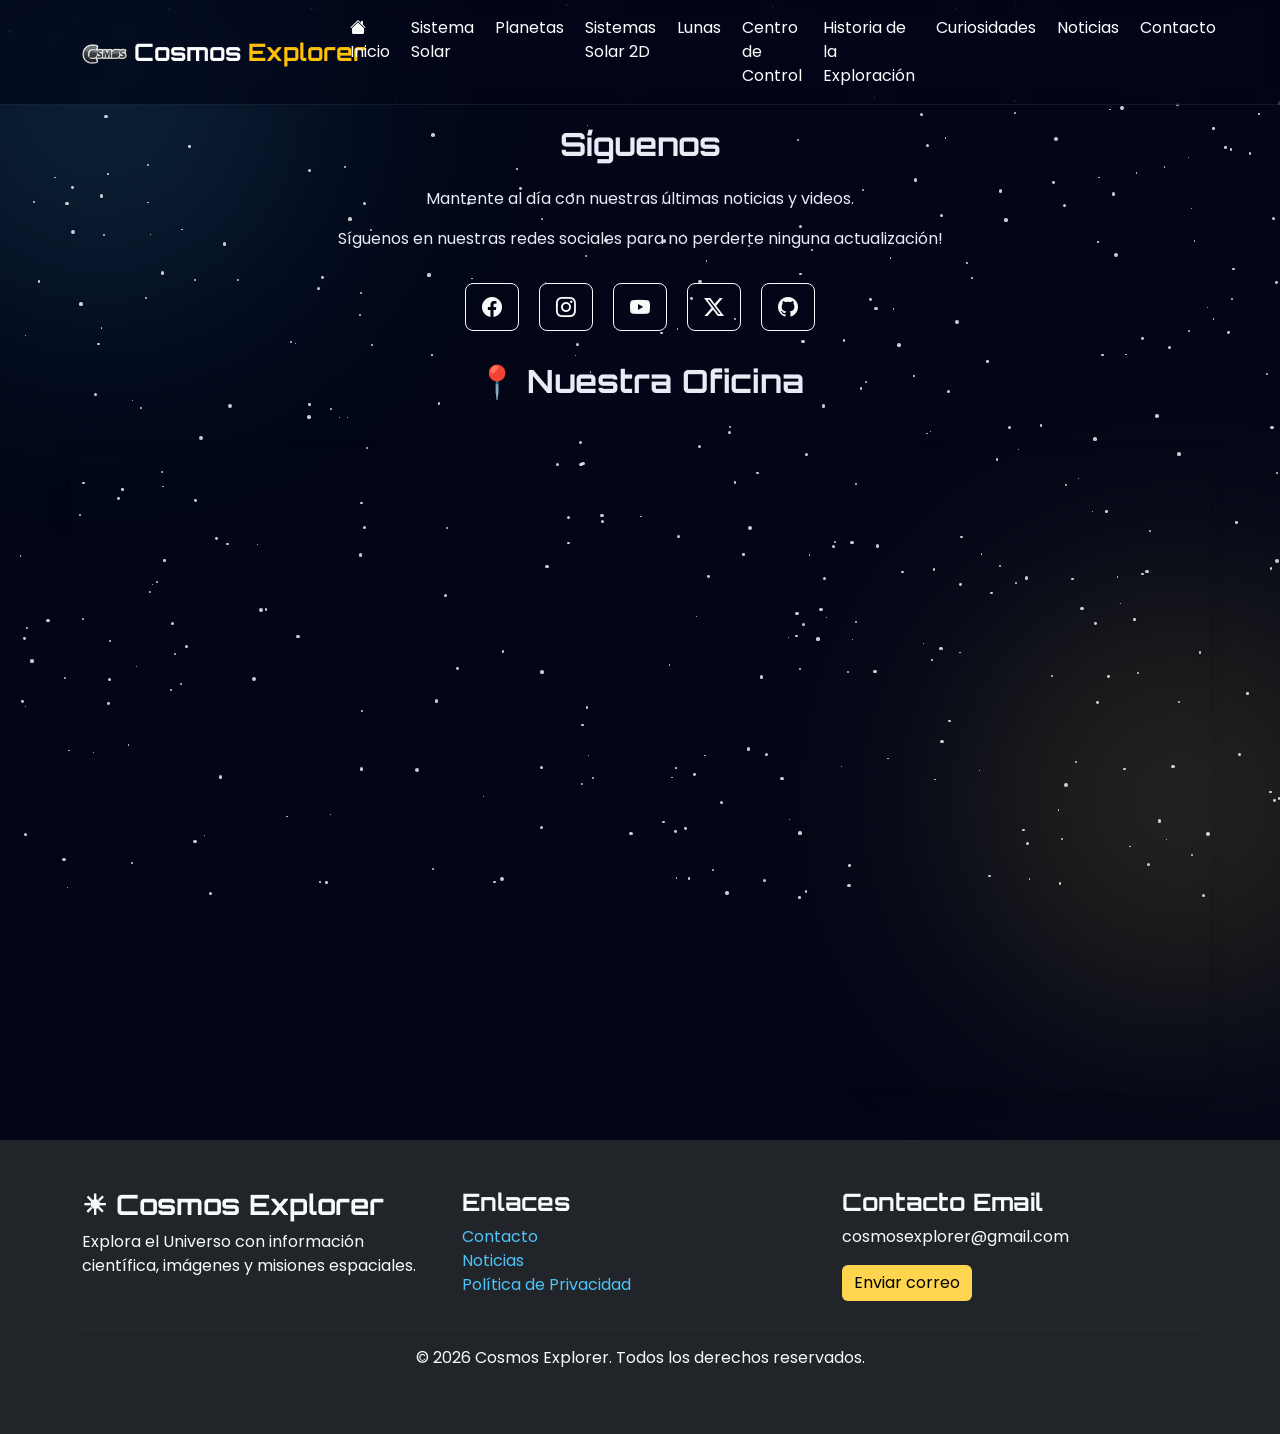
<file: Contacto.html>
<!doctype html>
<html lang="en">
  <head>
    <meta charset="UTF-8" />
    <meta name="viewport" content="width=device-width, initial-scale=1.0" />
    <title>Contacto - Cosmos Explorer</title>

    <meta
      name="description"
      content="Cosmos Explorer es una aplicación web educativa para descubrir el Sistema Solar, los planetas, sus lunas, la exploración espacial y las misiones Voyager."
    />

    <meta
      name="keywords"
      content="Sistema Solar, planetas, lunas, Voyager, NASA, ESA, James Webb, exploración espacial, astronomía"
    />

    <meta name="author" content="Víctor Capellán" />

    <meta name="robots" content="index, follow" />

    <meta name="theme-color" content="#050816" />

    <!-- Icono -->

    <link rel="icon" href="img/Pagina/Cosmos_logo.png" />

    <!-- Google Fonts -->

    <link rel="preconnect" href="https://fonts.googleapis.com" />

    <link rel="preconnect" href="https://fonts.gstatic.com" crossorigin />

    <link
      href="https://fonts.googleapis.com/css2?family=Orbitron:wght@500;700;900&family=Poppins:wght@300;400;500;600&display=swap"
      rel="stylesheet"
    />

    <!-- Bootstrap -->

    <link
      href="https://cdn.jsdelivr.net/npm/bootstrap@5.3.7/dist/css/bootstrap.min.css"
      rel="stylesheet"
    />

    <!-- Bootstrap Icons -->

    <link
      rel="stylesheet"
      href="https://cdn.jsdelivr.net/npm/bootstrap-icons@1.13.1/font/bootstrap-icons.min.css"
    />

    <!-- CSS Personalizado -->

    <link rel="stylesheet" href="css/estilos.css" />
  </head>

  <body>
    <!-- NAVBAR -->

    <nav class="navbar navbar-expand-lg fixed-top" id="navbar">
      <div class="container">
        <a class="navbar-brand fw-bold" href="index.html">
          <img src="img/Pagina/Cosmos_logo.png" width="45" />

          Cosmos <span class="text-warning">Explorer</span>
        </a>

        <button
          class="navbar-toggler"
          data-bs-toggle="collapse"
          data-bs-target="#menu"
        >
          <span class="navbar-toggler-icon"></span>
        </button>

        <div class="collapse navbar-collapse" id="menu">
          <ul class="navbar-nav ms-auto">
            <li class="nav-item">
              <a class="nav-link active" href="index.html">
                <i class="bi bi-house-fill"></i>
                Inicio
              </a>
            </li>

            <li class="nav-item">
              <a class="nav-link" href="index.html"> Sistema Solar </a>
            </li>

            <li class="nav-item">
              <a class="nav-link" href="index.html"> Planetas </a>
            </li>

            <li class="nav-item">
              <a class="nav-link" href="index.html"> Sistemas Solar 2D </a>
            </li>

            <li class="nav-item">
              <a class="nav-link" href="index.html"> Lunas </a>
            </li>

            <li class="nav-item">
              <a class="nav-link" href="index.html"> Centro de Control </a>
            </li>

            <li class="nav-item">
              <a class="nav-link" href="index.html">
                Historia de la Exploración
              </a>
            </li>

            <li class="nav-item">
              <a class="nav-link" href="index.html"> Curiosidades </a>
            </li>

            <li class="nav-item">
              <a class="nav-link" href="Noticias y Videos.html"> Noticias </a>
            </li>

            <li class="nav-item">
              <a class="nav-link" href="Contacto.html"> Contacto </a>
            </li>
          </ul>
        </div>
      </div>
    </nav>

    <!--ESTRELLAS FONDO-->

    <div id="stars"></div>

    <section id="contacto" class="container text-center">
      <h2>Síguenos</h2>

      <div class="mt-4">
        <p>Mantente al día con nuestras últimas noticias y videos.</p>

        <p>
          Síguenos en nuestras redes sociales para no perderte ninguna
          actualización!
        </p>
      </div>
      <div class="mt-4">
        <a
          href="https://www.facebook.com/"
          target="_blank"
          class="btn btn-outline-light btn-lg m-2"
        >
          <i class="bi bi-facebook"></i>
        </a>

        <a
          href="https://www.instagram.com/"
          target="_blank"
          class="btn btn-outline-light btn-lg m-2"
        >
          <i class="bi bi-instagram"></i>
        </a>

        <a
          href="https://youtube.com/"
          target="_blank"
          class="btn btn-outline-light btn-lg m-2"
        >
          <i class="bi bi-youtube"></i>
        </a>

        <a
          href="https://twitter.com/"
          target="_blank"
          class="btn btn-outline-light btn-lg m-2"
        >
          <i class="bi bi-twitter-x"></i>
        </a>

        <a
          href="https://github.com/"
          target="_blank"
          class="btn btn-outline-light btn-lg m-2"
        >
          <i class="bi bi-github"></i>
        </a>
      </div>
    </section>

    <!-- GOOGLE MAPS -->

    <section id="mapa" class="container mt-3 mb-5">
      <div class="text-center mb-5">
        <h2>📍 Nuestra Oficina</h2>
      </div>

      <div class="ratio ratio-16x9 shadow">
        <iframe
          src="https://www.google.com/maps/embed?pb=!1m18!1m12!1m3!1d17562.901315664283!2d-69.94327918075906!3d18.483740378422137!2m3!1f0!2f0!3f0!3m2!1i1024!2i768!4f13.1!3m3!1m2!1s0x8eaf89f362e578d3%3A0x19d59fe09af95898!2sUniversidad%20Nacional%20Pedro%20Henr%C3%ADquez%20Ure%C3%B1a%20(UNPHU)!5e1!3m2!1ses-419!2sdo!4v1783119663052!5m2!1ses-419!2sdo"
          width="600"
          height="450"
          style="border: 0"
          allowfullscreen=""
          loading="lazy"
          referrerpolicy="strict-origin-when-cross-origin"
        ></iframe>
      </div>
    </section>

    <!--FOOTER-->

    <footer class="bg-dark text-light py-5">
      <div class="container">
        <div class="row">
          <div class="col-lg-4">
            <h3>☀ Cosmos Explorer</h3>

            <p>
              Explora el Universo con información científica, imágenes y
              misiones espaciales.
            </p>
          </div>

          <div class="col-lg-4">
            <h4>Enlaces</h4>

            <ul class="list-unstyled">
              <li>
                <a href="contacto.html"> Contacto </a>
              </li>

              <li>
                <a href="Noticias y Videos.html"> Noticias </a>
              </li>

              <li>
                <a
                  href="#"
                  data-bs-toggle="modal"
                  data-bs-target="#privacidadModal"
                >
                  Política de Privacidad
                </a>
              </li>
            </ul>
          </div>

          <div class="col-lg-4">
            <h4>Contacto Email</h4>

            <p>cosmosexplorer@gmail.com</p>

            <a href="mailto:cosmosexplorer@gmail.com" class="btn btn-warning">
              Enviar correo
            </a>
          </div>
        </div>

        <hr />

        <p class="text-center">
          © 2026 Cosmos Explorer. Todos los derechos reservados.
        </p>
      </div>
    </footer>

    <!--MODAL PRIVACIDAD-->

    <div class="modal fade" id="privacidadModal">
      <div class="modal-dialog modal-lg">
        <div class="modal-content">
          <div class="modal-header">
            <h3>Política de Privacidad</h3>

            <button class="btn-close" data-bs-dismiss="modal"></button>
          </div>

          <div class="modal-body">
            <p>
              Este sitio tiene fines educativos. No recopila información
              personal ni comparte datos con terceros.
            </p>
          </div>
        </div>
      </div>
    </div>

    <!--BOTON ARRIBA-->

    <button id="btnTop" class="btn btn-warning">
      <i class="bi bi-arrow-up"></i>
    </button>

    <script src="https://cdn.jsdelivr.net/npm/bootstrap@5.3.7/dist/js/bootstrap.bundle.min.js"></script>

    <script src="js/contacto y noticias.js"></script>
  </body>
</html>
</file>
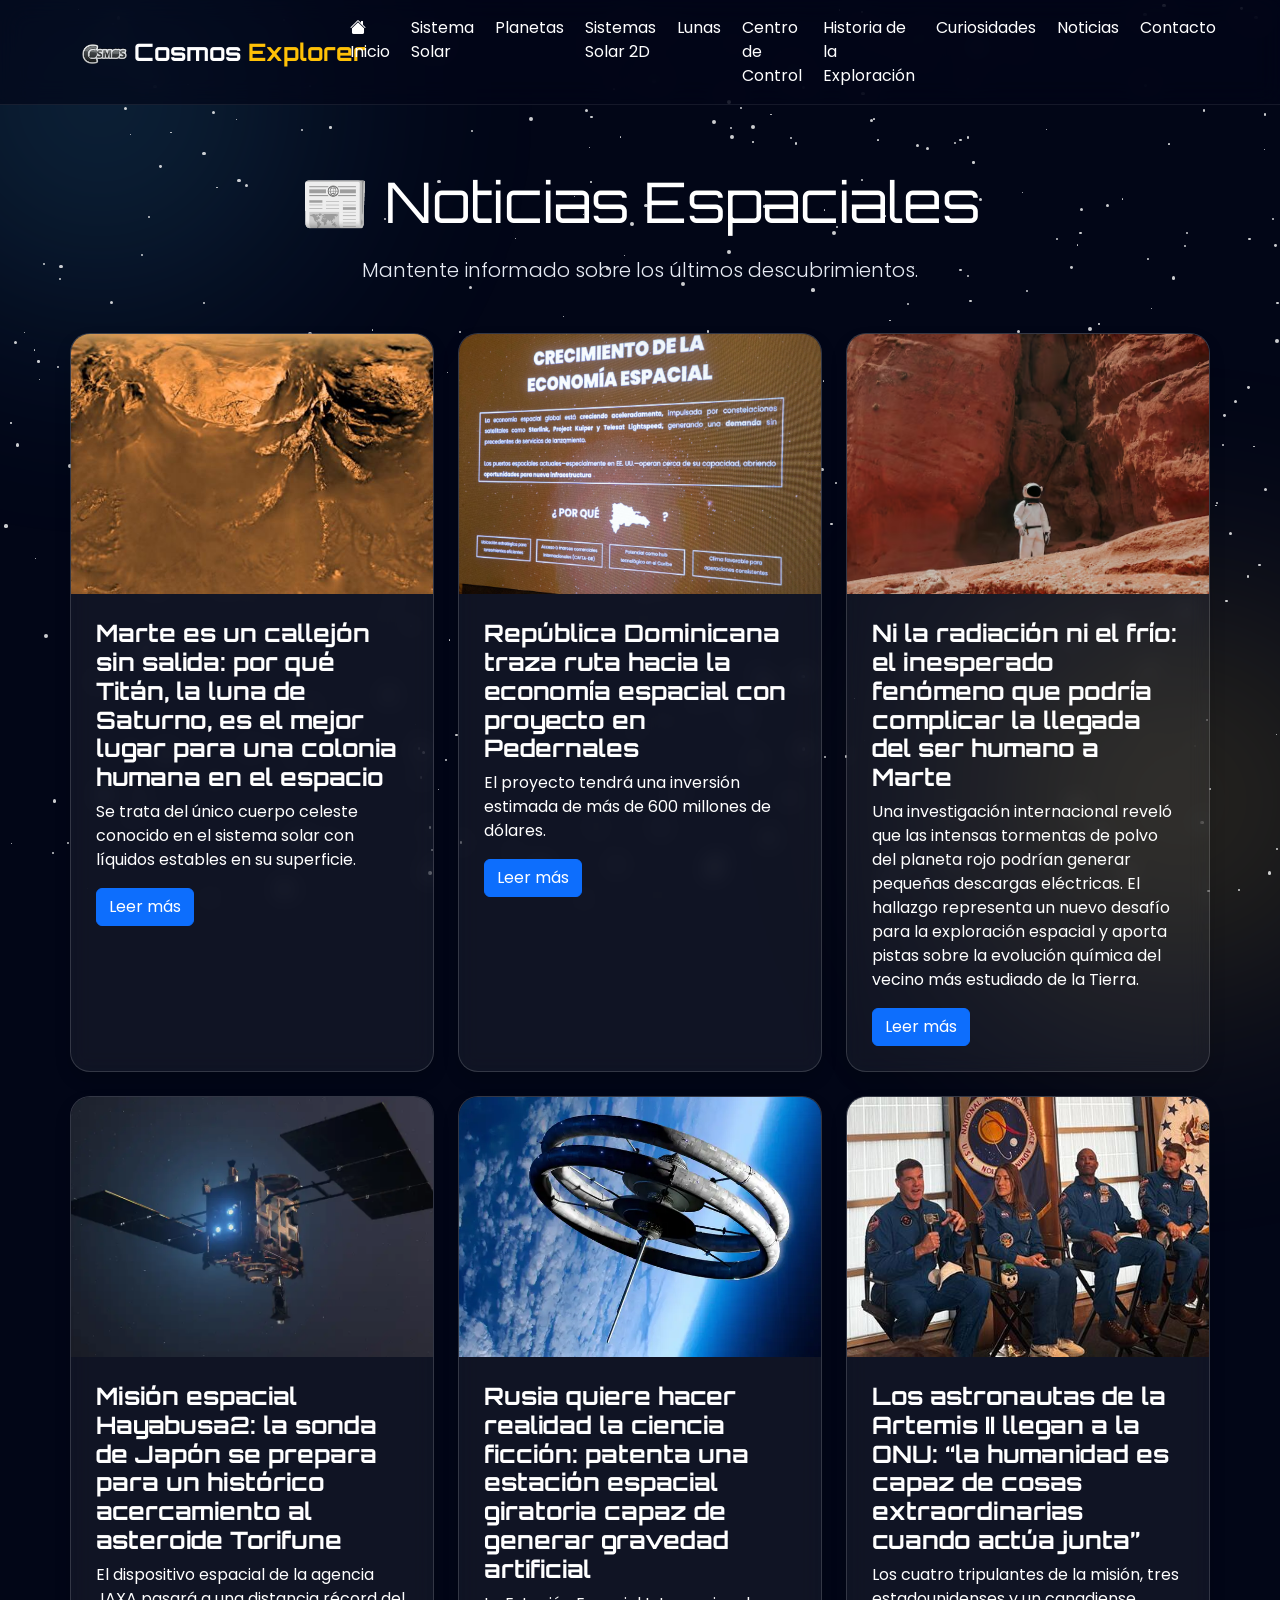
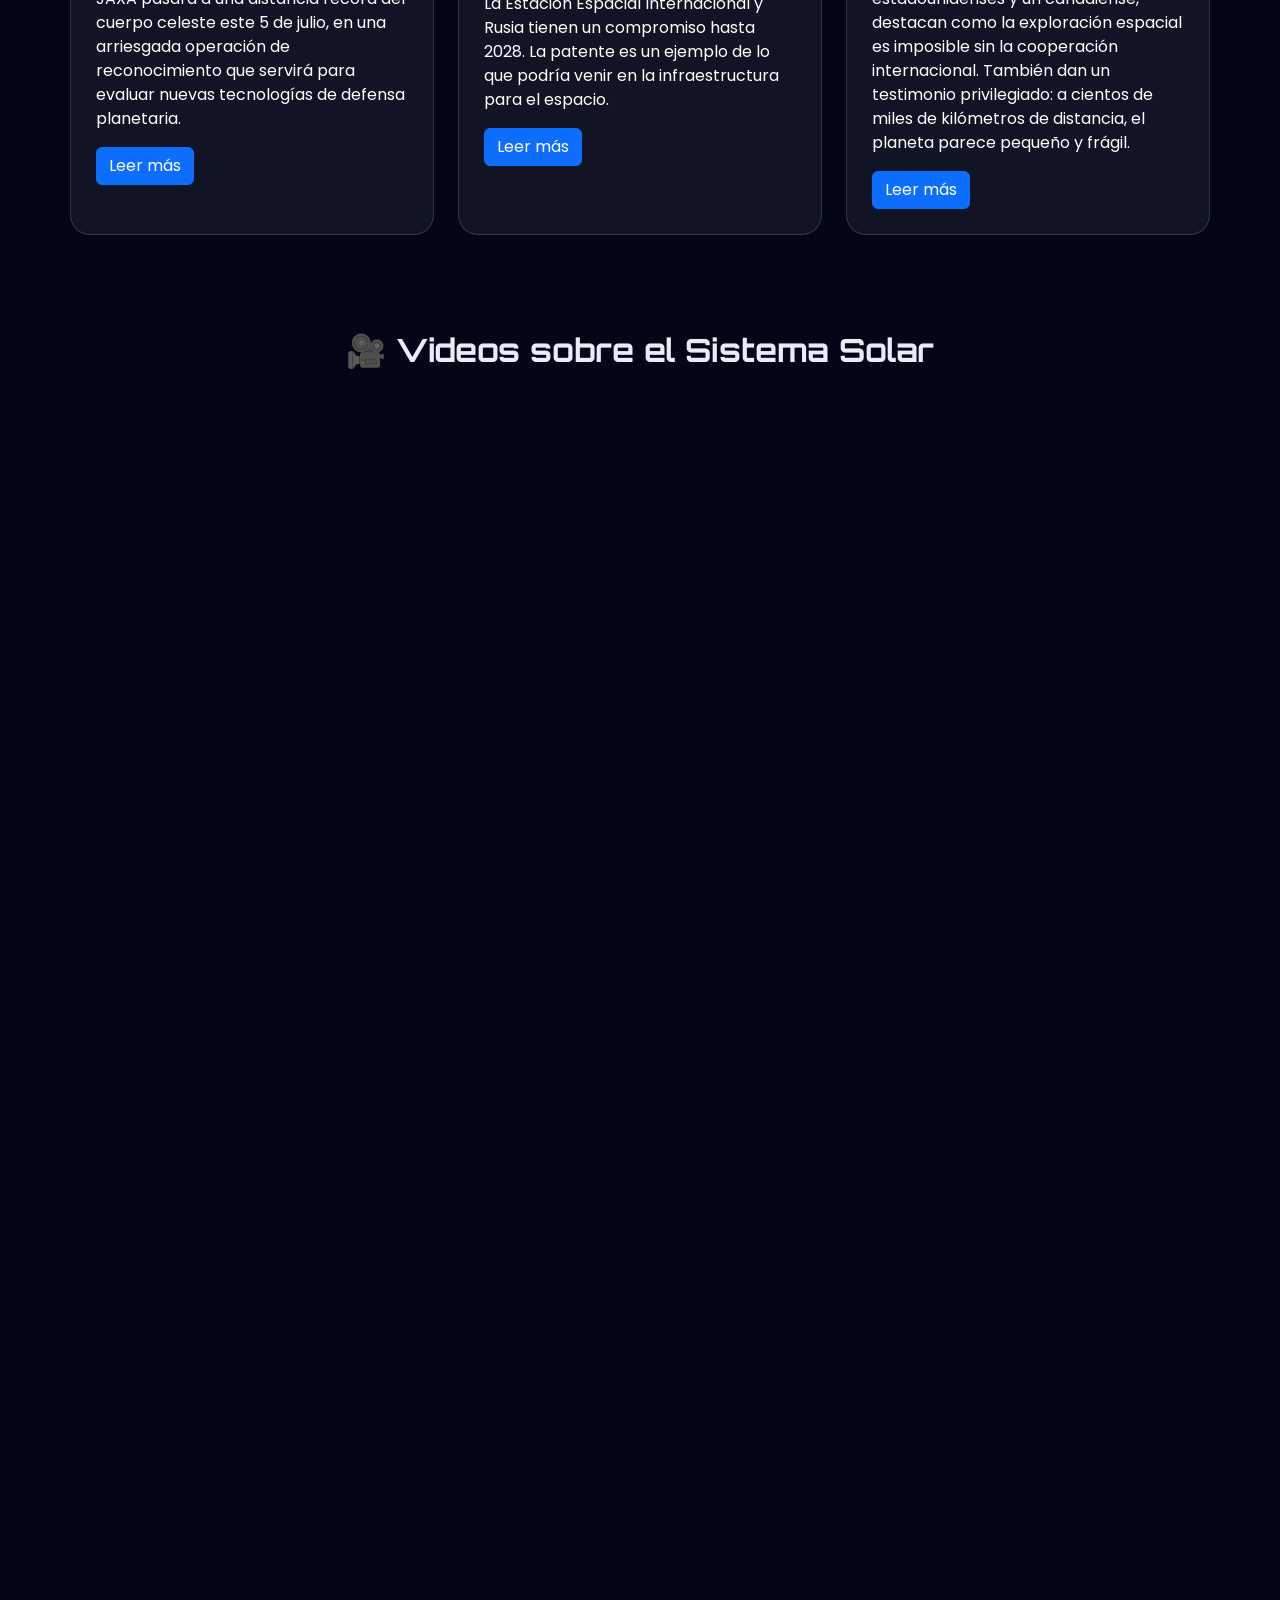
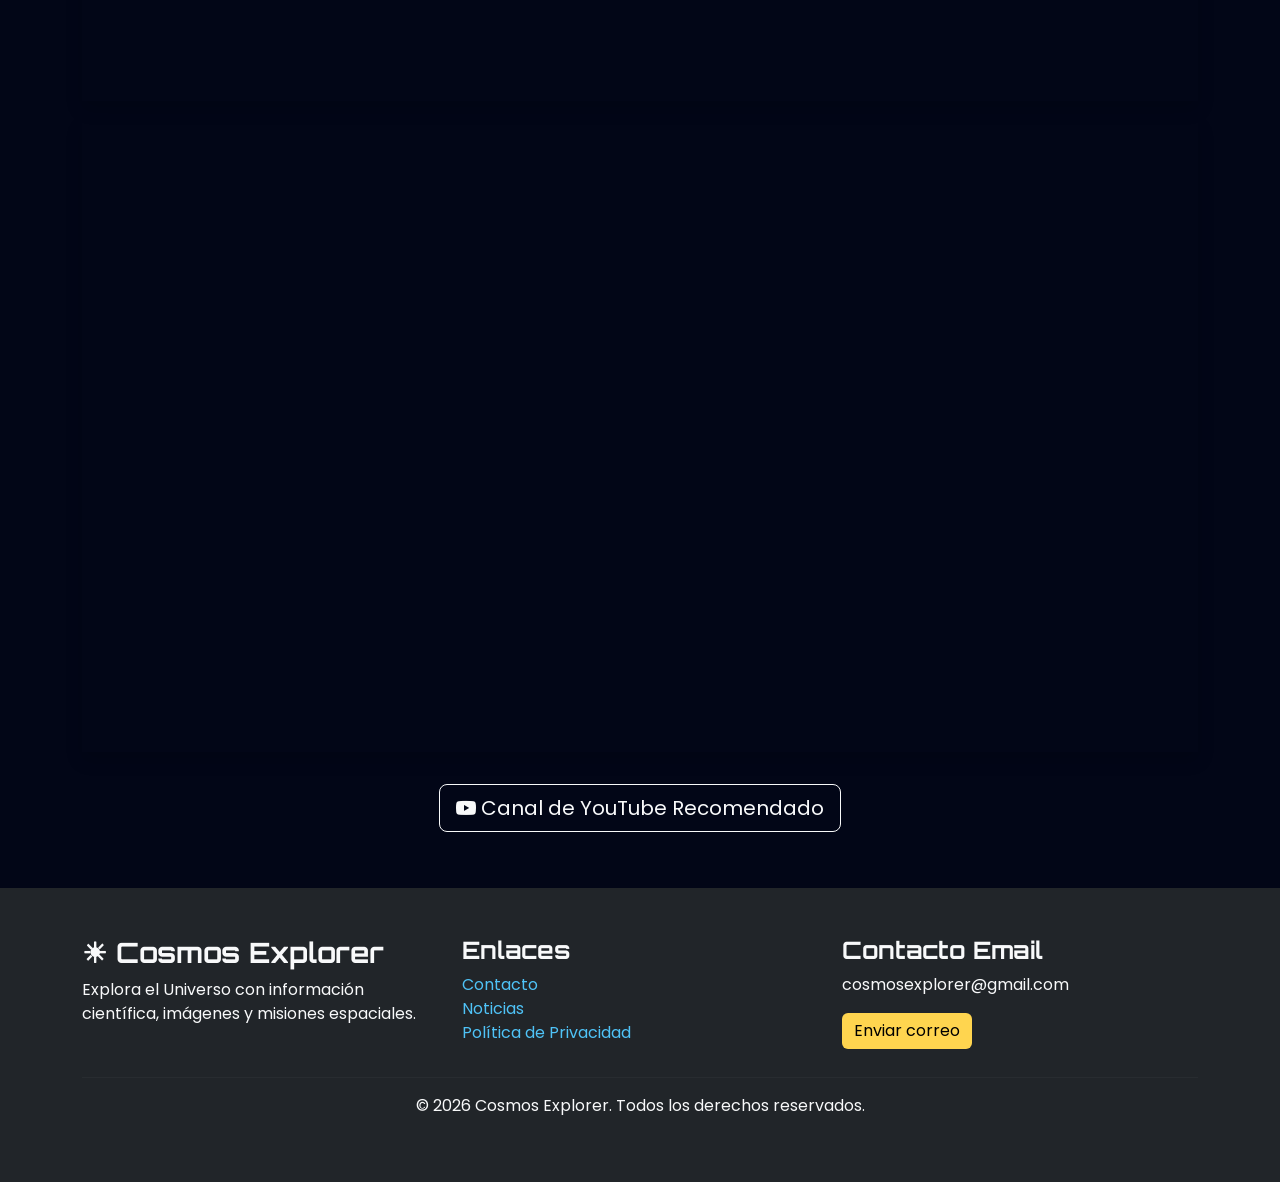
<file: Noticias y Videos.html>
<!doctype html>
<html lang="en">

<head>
    <meta charset="UTF-8" />
    <meta name="viewport" content="width=device-width, initial-scale=1.0" />
    <title>Noticias y Videos</title>

    <!-- Icono -->

    <link rel="icon" href="img/Pagina/Cosmos_logo.png" />

    <!-- Google Fonts -->

    <link rel="preconnect" href="https://fonts.googleapis.com" />

    <link rel="preconnect" href="https://fonts.gstatic.com" crossorigin />

    <link
        href="https://fonts.googleapis.com/css2?family=Orbitron:wght@500;700;900&family=Poppins:wght@300;400;500;600&display=swap"
        rel="stylesheet" />

    <!-- Bootstrap -->

    <link href="https://cdn.jsdelivr.net/npm/bootstrap@5.3.7/dist/css/bootstrap.min.css" rel="stylesheet" />

    <!-- Bootstrap Icons -->

    <link rel="stylesheet" href="https://cdn.jsdelivr.net/npm/bootstrap-icons@1.13.1/font/bootstrap-icons.min.css" />

    <!-- CSS Personalizado -->

    <link rel="stylesheet" href="css/estilos.css" />
</head>

<body>

    <!-- NAVBAR -->

    <nav class="navbar navbar-expand-lg fixed-top" id="navbar">
        <div class="container">
            <a class="navbar-brand fw-bold" href="index.html">
                <img src="img/Pagina/Cosmos_logo.png" width="45" />

                Cosmos <span class="text-warning">Explorer</span>
            </a>

            <button class="navbar-toggler" data-bs-toggle="collapse" data-bs-target="#menu">
                <span class="navbar-toggler-icon"></span>
            </button>

            <div class="collapse navbar-collapse" id="menu">
                <ul class="navbar-nav ms-auto">
                    <li class="nav-item">
                        <a class="nav-link active" href="index.html">
                            <i class="bi bi-house-fill"></i>
                            Inicio
                        </a>
                    </li>

                    <li class="nav-item">
                        <a class="nav-link" href="index.html"> Sistema Solar </a>
                    </li>

                    <li class="nav-item">
                        <a class="nav-link" href="index.html"> Planetas </a>
                    </li>

                    <li class="nav-item">
                        <a class="nav-link" href="index.html"> Sistemas Solar 2D </a>
                    </li>

                    <li class="nav-item">
                        <a class="nav-link" href="index.html"> Lunas </a>
                    </li>

                    <li class="nav-item">
                        <a class="nav-link" href="index.html"> Centro de Control </a>
                    </li>

                    <li class="nav-item">
                        <a class="nav-link" href="index.html">
                            Historia de la Exploración
                        </a>
                    </li>

                    <li class="nav-item">
                        <a class="nav-link" href="index.html"> Curiosidades </a>
                    </li>

                    <li class="nav-item">
                        <a class="nav-link" href="Noticias y Videos.html"> Noticias </a>
                    </li>

                    <li class="nav-item">
                        <a class="nav-link" href="Contacto.html"> Contacto </a>
                    </li>
                </ul>
            </div>
        </div>
    </nav>

    <!--ESTRELLAS DE FONDO-->

    <div id="stars"></div>

    <!-- NOTICIAS -->

    <section id="noticias" class="container py-5">
        <div class="text-center mb-5">
            <h2 class="display-4">📰 Noticias Espaciales</h2>

            <p class="lead">
                Mantente informado sobre los últimos descubrimientos.
            </p>
        </div>

        <!--NOTICIA 1-->

        <div class="row g-4">
            <div class="col-lg-4">
                <div class="card h-100 shadow noticia-card">
                    <img src="img/Noticias/Noticia1.jpeg" class="card-img-top" alt="Titan" />

                    <div class="card-body">
                        <h4>Marte es un callejón sin salida: por qué Titán, la luna de Saturno, es el mejor lugar para
                            una colonia humana en el espacio
                        </h4>

                        <p>
                            Se trata del único cuerpo celeste conocido en el sistema solar con líquidos estables en su
                            superficie.

                        </p>

                        <a href="https://www.huffingtonpost.es/sociedad/marte-callejon-salida-que-titan-luna-saturno-mejor-lugar-colonia-humana-espacio-f202607.html"
                            class="btn btn-primary"> Leer más </a>
                    </div>
                </div>
            </div>

            <!--NOTICIA 2-->

            <div class="col-lg-4">
                <div class="card h-100 shadow noticia-card">
                    <img src="img/Noticias/Noticia2.jpg" class="card-img-top"
                        alt="República Dominicana Proyecto Espacial" />

                    <div class="card-body">
                        <h4>República Dominicana traza ruta hacia la economía espacial con proyecto en Pedernales
                        </h4>

                        <p>El proyecto tendrá una inversión estimada de más de 600 millones de dólares.
                        </p>

                        <a href="https://presidencia.gob.do/noticias/republica-dominicana-traza-ruta-hacia-la-economia-espacial-con-proyecto-en-pedernales"
                            class="btn btn-primary"> Leer más </a>
                    </div>
                </div>
            </div>

            <!--NOTICIA 3-->

            <div class="col-lg-4">
                <div class="card h-100 shadow noticia-card">
                    <img src="img/Noticias/Noticia3.avif" class="card-img-top" alt="Marte Astronauta" />

                    <div class="card-body">
                        <h4>Ni la radiación ni el frío: el inesperado fenómeno que podría complicar la llegada del ser
                            humano a Marte
                        </h4>

                        <p>
                            Una investigación internacional reveló que las intensas tormentas de polvo del planeta rojo
                            podrían generar pequeñas descargas eléctricas. El hallazgo representa un nuevo desafío para
                            la exploración espacial y aporta pistas sobre la evolución química del vecino más estudiado
                            de la Tierra.

                        </p>

                        <a href="https://www.canal26.com/ciencia-y-espacio/2026/07/05/ni-la-radiacion-ni-el-frio-el-inesperado-fenomeno-que-podria-complicar-la-llegada-del-ser-humano-a-marte/"
                            class="btn btn-primary"> Leer más </a>
                    </div>
                </div>
            </div>

            <!--NOTICIA 4-->

            <div class="col-lg-4">
                <div class="card h-100 shadow noticia-card">
                    <img src="img/Noticias/Noticia4.jpg" class="card-img-top" alt="Hayabusa2" />

                    <div class="card-body">
                        <h4>Misión espacial Hayabusa2: la sonda de Japón se prepara para un histórico acercamiento al
                            asteroide Torifune
                        </h4>

                        <p>El dispositivo espacial de la agencia JAXA pasará a una distancia récord del cuerpo celeste
                            este 5 de julio, en una arriesgada operación de reconocimiento que servirá para evaluar
                            nuevas tecnologías de defensa planetaria.
                        </p>

                        <a href="https://www.perfil.com/noticias/ciencia/mision-espacial-hayabusa2-la-sonda-de-japon-se-prepara-para-un-historico-acercamiento-al-asteroide-torifune-a50.phtml"
                            class="btn btn-primary"> Leer más </a>
                    </div>
                </div>
            </div>

            <!--NOTICIA 5-->

            <div class="col-lg-4">
                <div class="card h-100 shadow noticia-card">
                    <img src="img/Noticias/Noticia5.webp" class="card-img-top" alt="Prototipo" />

                    <div class="card-body">
                        <h4>Rusia quiere hacer realidad la ciencia ficción: patenta una estación espacial giratoria
                            capaz de generar gravedad artificial
                        </h4>

                        <p>La Estación Espacial Internacional y Rusia tienen un compromiso hasta 2028. La patente es un
                            ejemplo de lo que podría venir en la infraestructura para el espacio.</p>

                        <a href="https://larepublica.pe/ciencia/2026/07/01/rusia-quiere-hacer-realidad-la-ciencia-ficcion-patenta-una-estacion-espacial-giratoria-capaz-de-generar-gravedad-artificial-38270"
                            class="btn btn-primary"> Leer más </a>
                    </div>
                </div>
            </div>

            <!--NOTICIA 6-->

            <div class="col-lg-4">
                <div class="card h-100 shadow noticia-card">
                    <img src="img/Noticias/Noticia6.jpg" class="card-img-top" alt="Artemis II Astronautas" />

                    <div class="card-body">
                        <h4>Los astronautas de la Artemis II llegan a la ONU: “la humanidad es capaz de cosas
                            extraordinarias cuando actúa junta”
                        </h4>

                        <p>Los cuatro tripulantes de la misión, tres estadounidenses y un canadiense, destacan como la
                            exploración espacial es imposible sin la cooperación internacional. También dan un
                            testimonio privilegiado: a cientos de miles de kilómetros de distancia, el planeta parece
                            pequeño y frágil.

                        </p>

                        <a href="https://news.un.org/es/story/2026/05/1541403" class="btn btn-primary"> Leer más </a>
                    </div>
                </div>
            </div>
        </div>
    </section>

    <!-- VIDEOS -->

    <section class="container py-5">
        <div class="text-center mb-5">
            <h2>🎥 Videos sobre el Sistema Solar</h2>
        </div>

        <!--VIDEO 1-->

        <div class="video ratio ratio-16x9 shadow">
            <iframe src="https://www.youtube.com/embed/libKVRa01L8" title="Sistema Solar" allowfullscreen>
            </iframe>
        </div>

        <div class=" video ratio ratio-16x9 shadow">
            <iframe width="560" height="315" src="https://www.youtube.com/embed/J1GU5zzy0Ss?si=XJQc6a-sPQxr8hKn"
                title="YouTube video player" frameborder="0" allow="
            accelerometer;
            autoplay;
            clipboard-write;
            encrypted-media;
            gyroscope;
            picture-in-picture;
            web-share;
          " referrerpolicy="strict-origin-when-cross-origin" allowfullscreen></iframe>
        </div>

        <!--VIDEO 2-->

        <div class=" video ratio ratio-16x9 shadow">

            <iframe width="560" height="315" src="https://www.youtube.com/embed/d-z0eQOEzkE?si=XSAo5HZL_ncmYKxN"
                title="YouTube video player" frameborder="0" allow="accelerometer; 
        autoplay; 
        clipboard-write; 
        encrypted-media; 
        gyroscope; 
        picture-in-picture; 
        web-share" referrerpolicy="strict-origin-when-cross-origin" allowfullscreen></iframe>
        </div>

        <!--VIDEO 3-->

        <div class="text-center mt-4">
            <a href="https://youtube.com/@sea?si=d2BvYbZKIx3kAfHJ" target="_blank"
                class="btn btn-outline-light btn-lg m-2">
                <i class="bi bi-youtube"></i> Canal de YouTube Recomendado
            </a>

    </section>

    <!--FOOTER-->

    <footer class="bg-dark text-light py-5">
        <div class="container">
            <div class="row">
                <div class="col-lg-4">
                    <h3>☀ Cosmos Explorer</h3>

                    <p>
                        Explora el Universo con información científica, imágenes y
                        misiones espaciales.
                    </p>
                </div>

                <div class="col-lg-4">
                    <h4>Enlaces</h4>

                    <ul class="list-unstyled">
                        <li>
                            <a href="Contacto.html"> Contacto </a>
                        </li>

                        <li>
                            <a href="Noticias y Videos.html"> Noticias </a>
                        </li>

                        <li>
                            <a href="#" data-bs-toggle="modal" data-bs-target="#privacidadModal">
                                Política de Privacidad
                            </a>
                        </li>
                    </ul>
                </div>

                <div class="col-lg-4">
                    <h4>Contacto Email</h4>

                    <p>cosmosexplorer@gmail.com</p>

                    <a href="mailto:cosmosexplorer@gmail.com" class="btn btn-warning">
                        Enviar correo
                    </a>
                </div>
            </div>

            <hr />

            <p class="text-center">
                © 2026 Cosmos Explorer. Todos los derechos reservados.
            </p>
        </div>
    </footer>

    <!--MODAL PRIVACIDAD-->

    <div class="modal fade" id="privacidadModal">
        <div class="modal-dialog modal-lg">
            <div class="modal-content">
                <div class="modal-header">
                    <h3>Política de Privacidad</h3>

                    <button class="btn-close" data-bs-dismiss="modal"></button>
                </div>

                <div class="modal-body">
                    <p>
                        Este sitio tiene fines educativos. No recopila información
                        personal ni comparte datos con terceros.
                    </p>
                </div>
            </div>
        </div>
    </div>

    <!--BOTON PARA SUBIR-->

    <button id="btnTop" class="btn btn-warning">

        <i class="bi bi-arrow-up"></i>

    </button>


    <script src="https://cdn.jsdelivr.net/npm/bootstrap@5.3.7/dist/js/bootstrap.bundle.min.js"></script>

    <script src="js/contacto y noticias.js"></script>
</body>

</html>
</file>
<file: css/estilos.css>
/*GOOGLE FONTS*/

@import url("https://fonts.googleapis.com/css2?family=Orbitron:wght@400;600;700;900&family=Poppins:wght@300;400;500;600&display=swap");

/*GENERAL*/

:root {
  --color-fondo: #020617;

  --color-fondo2: #071326;

  --color-principal: #0b3d91;

  --color-secundario: #4fc3f7;

  --color-sol: #ffd54f;

  --color-blanco: #ffffff;

  --color-texto: #e8ecf5;

  --color-card: rgba(255, 255, 255, 0.06);

  --color-hover: #5fd4ff;

  --glass: rgba(255, 255, 255, 0.08);

  --border: rgba(255, 255, 255, 0.15);

  --sombra: 0 0 25px rgba(79, 195, 247, 0.25);
}

body {
  background: var(--color-fondo);

  color: var(--color-texto);

  font-family: "Poppins", sans-serif;

  overflow-x: hidden;

  min-height: 100vh;

  transition: all 0.5s ease;
}

/*NAVBAR*/

#navbar {
  background: rgba(2, 6, 23, 0.65);

  backdrop-filter: blur(12px);

  transition: 0.4s;

  border-bottom: 1px solid rgba(255, 255, 255, 0.08);
}

.navbar-brand {
  font-family: "Orbitron", sans-serif;

  font-size: 1.5rem;

  color: white !important;
}

.nav-link {
  color: white !important;

  margin-left: 5px;

  transition: 0.35s;
}

.nav-link:hover {
  color: var(--color-secundario) !important;
}

/*HERO*/

.hero {
  min-height: 100vh;

  display: flex;

  align-items: center;

  position: relative;

  overflow: hidden;

  padding-top: 90px;
}

.hero h1 {
  font-size: 4rem;

  font-weight: 900;

  color: var(--color-texto);
}

.hero span {
  color: var(--color-sol);
}

.hero p {
  font-size: 1.2rem;

  line-height: 1.8;

  margin-top: 20px;
}

.hero-img {
  animation: flotar 6s ease-in-out infinite;

  max-width: 90%;
}

/*BOTONES*/

.btn {
  transition: 0.35s;
}

.btn-warning {
  background: var(--color-sol);

  border: none;

  color: black;
}

.btn-warning:hover {
  transform: translateY(-4px);

  box-shadow: 0 0 30px gold;
}

.btn-info {
  background: #4fc3f7;

  border: none;
}

.btn-info:hover {
  transform: translateY(-4px);

  box-shadow: 0 0 30px #4fc3f7;
}

.btn-outline-light:hover {
  transform: translateY(-4px);
}

.btn-outline-light:hover .bi-twitter-x {
  color: black;
}

/*SECCIONES*/

section {
  padding-top: 100px;

  padding-bottom: 100px;

  position: relative;
}

section h2 {
  margin-bottom: 20px;
}

/*FONDO ESTRELLADO*/

#stars {
  position: fixed;

  top: 0;

  left: 0;

  width: 100%;

  height: 100%;

  pointer-events: none;

  z-index: -1;

  inset: 0;

  overflow: hidden;
}

/*TARJETAS*/

.card {
  background: var(--color-card);

  backdrop-filter: blur(10px);

  border: 1px solid var(--border);

  color: white;

  border-radius: 20px;

  overflow: hidden;

  transition: 0.4s;
}

.card:hover {
  transform: translateY(-10px);

  box-shadow: var(--sombra);
}

.card img {
  transition: 0.5s;
}

.card:hover img {
  transform: scale(1.08);
}

.card-body {
  padding: 25px;
}

.card-footer {
  background: transparent;

  border: none;
}

/*IMAGENES*/

img {
  max-width: 100%;
}

.img-fluid {
  border-radius: 20px;
}

/*BADGES*/

.badge {
  font-size: 1rem;

  padding: 10px 20px;

  border-radius: 30px;
}

/*LINKS*/

a {
  text-decoration: none;
}

a:hover {
  text-decoration: none;
}

/*TITULOS*/

h1,
h2,
h3,
h4,
h5 {
  font-family: "Orbitron", sans-serif;

  font-weight: 700;
}

.display-4 {
  color: white;
}

.lead {
  color: var(--color-texto);
}

/*SCROLLBAR*/

::-webkit-scrollbar {
  width: 10px;
}

::-webkit-scrollbar-track {
  background: #06111d;
}

::-webkit-scrollbar-thumb {
  background: #0b3d91;

  border-radius: 20px;
}

::-webkit-scrollbar-thumb:hover {
  background: #4fc3f7;
}

/*RESET*/

* {
  margin: 0;

  padding: 0;

  box-sizing: border-box;

  scroll-behavior: smooth;
}

html {
  overflow-x: hidden;
}

/*CARRUSEL*/

.carousel {
  border-radius: 25px;

  overflow: hidden;

  box-shadow: 0 0 50px rgba(79, 195, 247, 0.25);
}

.carousel-item img {
  height: 700px;

  object-fit: cover;
}

.carousel-caption {
  background: rgba(0, 0, 0, 0.45);

  backdrop-filter: blur(8px);

  border-radius: 20px;

  padding: 25px;
}

.carousel-caption h2 {
  color: #ffd54f;

  font-size: 2.5rem;
}

.carousel-control-next-icon,
.carousel-control-prev-icon {
  width: 55px;

  height: 55px;
}

/*SISTEMA SOLAR*/

#sistema-interactivo {
  padding: 80px 0;

  overflow: hidden;
}

#solar-system {
  width: min(900px, 85vw);

  aspect-ratio: 1;

  margin: auto;

  position: relative;

  overflow: visible;
}

/*SOL*/

#sun {
  width: 13%;

  aspect-ratio: 1/1;

  border-radius: 50%;

  background: radial-gradient(circle, #fff59d, #ffd54f, #f57f17);

  position: absolute;

  left: 50%;

  top: 50%;

  transform: translate(-50%, -50%);

  display: flex;

  justify-content: center;

  align-items: center;

  font-size: clamp(30px, 6vw, 70px);

  animation: pulseSun 4s infinite;

  box-shadow:
    0 0 40px gold,
    0 0 90px orange,
    0 0 180px rgba(255, 193, 7, 0.5);
}

.sun-glow {
  position: absolute;

  width: 170%;

  height: 170%;

  border-radius: 50%;

  background: rgba(255, 193, 7, 0.18);

  animation: glow 4s infinite;
}

/*ORBITAS*/

.orbit {
  position: absolute;

  left: 50%;

  top: 50%;

  transform: translate(-50%, -50%);

  border-radius: 50%;

  border: 1px solid rgba(255, 255, 255, 0.15);

  pointer-events: none;
}

.orbit-mercurio {
  width: 22%;

  aspect-ratio: 1;

  animation: rotar 8s linear infinite;
}

.orbit-venus {
  width: 30%;

  aspect-ratio: 1;

  animation: rotar 12s linear infinite;
}

.orbit-tierra {
  width: 39%;

  aspect-ratio: 1;

  animation: rotar 16s linear infinite;
}

.orbit-marte {
  width: 48%;

  aspect-ratio: 1;

  animation: rotar 22s linear infinite;
}

.orbit-jupiter {
  width: 61%;

  aspect-ratio: 1;

  animation: rotar 34s linear infinite;
}

.orbit-saturno {
  width: 73%;

  aspect-ratio: 1;

  animation: rotar 42s linear infinite;
}

.orbit-urano {
  width: 86%;

  aspect-ratio: 1;

  animation: rotar 52s linear infinite;
}

.orbit-neptuno {
  width: 98%;

  aspect-ratio: 1;

  animation: rotar 65s linear infinite;
}

/*PLANETAS*/

.planet {
  position: absolute;

  right: -2.2%;

  top: 50%;

  transform: translateY(-50%);

  cursor: pointer;

  display: flex;

  justify-content: center;

  align-items: center;

  pointer-events: auto;

  transition: 0.35s;
}

.planet:hover {
  transform: translateY(-50%) scale(1.3);

  filter: drop-shadow(0 0 12px white);
}

.mercurio {
  font-size: clamp(14px, 2.8vw, 30px);
}

.venus {
  font-size: clamp(18px, 3.3vw, 38px);
}

.tierra {
  font-size: clamp(22px, 4vw, 45px);
}

.marte {
  font-size: clamp(18px, 3.4vw, 38px);
}

.jupiter {
  font-size: clamp(28px, 5vw, 60px);
}

.saturno {
  font-size: clamp(28px, 5vw, 60px);
}

.urano {
  font-size: clamp(22px, 4.5vw, 50px);
}

.neptuno {
  font-size: clamp(22px, 4.5vw, 50px);
}

/*VOYAGER*/

/* VOYAGER */

#voyager {
  position: absolute;

  left: 96%;

  top: 58%;

  font-size: clamp(18px, 4vw, 42px);

  filter: drop-shadow(0 0 12px cyan);

  animation: voyagerMove 120s linear infinite;

  transition: 0.35s;

  z-index: 100;
}

#voyager:hover {
  transform: translate(-50%, -50%) scale(1.35) rotate(-25deg);

  filter: drop-shadow(0 0 10px cyan) drop-shadow(0 0 22px white);
}

/*TARJETAS PLANETAS*/

.planeta-card {
  margin-bottom: 80px;

  margin-top: 1px;
}

.planeta-img {
  width: 400px;

  transition: 0.4s;

  height: 400px;
}

.planeta-img:hover {
  transform: scale(1.1) rotate(5deg);

  filter: drop-shadow(0 0 30px #4fc3f7);
}

.list-group-item {
  background: #111827;

  color: white;

  border: 1px solid #2b3445;
}

.planeta-card h2 {
  margin-bottom: 20px;
}

/*LUNAS*/

.luna-card {
  margin-bottom: 15px;
}

.luna-card img {
  height: 220px;

  object-fit: cover;
}

.luna-card:hover {
  transform: translateY(-10px) scale(1.03);
}

/*BUSCADOR*/

#buscarPlaneta {
  border-radius: 40px;

  padding: 15px 25px;

  border: none;

  background: rgba(255, 255, 255, 0.08);

  color: white;

  margin-bottom: 1px;
}

#buscarPlaneta::placeholder {
  color: white;
}

#buscarPlaneta:focus {
  outline: none;

  box-shadow: 0 0 20px #4fc3f7;
}

/*ANIMACIONES*/

@keyframes rotar {
  from {
    transform: translate(-50%, -50%) rotate(0deg);
  }

  to {
    transform: translate(-50%, -50%) rotate(360deg);
  }
}

@keyframes pulseSun {
  0% {
    transform: translate(-50%, -50%) scale(1);
  }

  50% {
    transform: translate(-50%, -50%) scale(1.08);
  }

  100% {
    transform: translate(-50%, -50%) scale(1);
  }
}

@keyframes glow {
  0% {
    transform: scale(0.9);

    opacity: 0.3;
  }

  50% {
    transform: scale(1.2);

    opacity: 0.6;
  }

  100% {
    transform: scale(0.9);

    opacity: 0.3;
  }
}

@keyframes flotar {
  0% {
    transform: translateY(0);
  }

  50% {
    transform: translateY(-15px);
  }

  100% {
    transform: translateY(0);
  }
}

@keyframes voyagerMove {
  0% {
    transform: translate(0, 0) rotate(-18deg);
  }

  20% {
    transform: translate(40px, -20px) rotate(-18deg);
  }

  40% {
    transform: translate(80px, -45px) rotate(-18deg);
  }

  60% {
    transform: translate(130px, -80px) rotate(-18deg);
  }

  80% {
    transform: translate(180px, -120px) rotate(-18deg);
  }

  100% {
    transform: translate(240px, -170px) rotate(-18deg);
  }
}

/*CENTRO DE CONTROL*/

#control {
  background: linear-gradient(to bottom, #030d1f, #06182e, #020617);
}

#control .card {
  text-align: center;

  min-height: 240px;

  border-radius: 25px;

  transition: 0.4s;

  overflow: hidden;

  position: relative;
}

#control .card::before {
  content: "";

  position: absolute;

  top: -100%;

  left: -100%;

  width: 300%;

  height: 300%;

  background: linear-gradient(
    45deg,
    transparent,
    rgba(79, 195, 247, 0.18),
    transparent
  );

  transform: rotate(25deg);

  transition: 1s;
}

#control .card:hover::before {
  top: -20%;

  left: -20%;
}

#control .card:hover {
  transform: translateY(-12px);

  box-shadow: 0 0 35px #4fc3f7;
}

#control h2 {
  font-size: 55px;

  margin-bottom: 15px;
}

#control h3 {
  color: white;

  font-size: 28px;

  margin-top: 20px;
}

#control h4 {
  color: white;
}

/*VIAJE DE LA LUZ*/

#lineaLuz {
  width: 100%;

  height: 12px;

  background: rgba(255, 255, 255, 0.12);

  border-radius: 20px;

  position: relative;

  overflow: hidden;

  margin-top: 60px;

  margin-bottom: 60px;
}

#foton {
  width: 30px;

  height: 30px;

  border-radius: 50%;

  background: white;

  position: absolute;

  top: -9px;

  left: 0;

  box-shadow:
    0 0 20px white,
    0 0 50px cyan,
    0 0 80px deepskyblue;
}

#luz .card {
  min-height: 180px;
}

#luz h3 {
  color: #ffd54f;
}

/*CALCULADORA DE PESO*/

#peso {
  border-radius: 20px;
}

#planetaPeso {
  border-radius: 20px;
}

#resultadoPeso {
  color: #ffd54f;

  margin-top: 40px;

  font-size: 40px;
}

/*QUIZ*/

.respuesta {
  transition: 0.35s;
}

.respuesta:hover {
  background: #4fc3f7;

  color: black;
}

#puntaje {
  color: #ffd54f;
}

/*CURIOSIDADES*/

#curiosidad {
  font-size: 32px;

  line-height: 1.7;

  color: white;

  animation: parpadear 5s infinite;
}

/*NOTICIAS*/

.noticia-card img {
  height: 260px;

  object-fit: cover;
}

.noticia-card:hover {
  transform: translateY(-12px);
}

/*VIDEO*/

iframe {
  border-radius: 20px;
}

/*REDES SOCIALES*/

.bi-facebook:hover {
  color: #1877f2;
}

.bi-instagram:hover {
  color: #ff4fa7;
}

.bi-youtube:hover {
  color: red;
}

.bi-twitter-x:hover {
  color: white;
}

.bi-github:hover {
  color: #4fc3f7;
}

/*FOOTER*/

footer {
  background: #010813;
}

footer a {
  color: #4fc3f7;
}

footer a:hover {
  color: #ffd54f;
}

footer hr {
  border-color: rgba(255, 255, 255, 0.12);
}

/*BOTON SUBIR*/

#btnTop {
  position: fixed;

  right: 30px;

  bottom: 30px;

  width: 60px;

  height: 60px;

  border-radius: 50%;

  display: none;

  z-index: 9999;

  font-size: 22px;
}

/*MODAL*/

.modal-content {
  background: #06182e;

  color: white;

  border-radius: 20px;
}

.modal-header {
  border-bottom: 1px solid rgba(255, 255, 255, 0.1);
}

.modal-footer {
  border-top: 1px solid rgba(255, 255, 255, 0.1);
}

/*EFECTOS GENERALES*/

.shadow {
  transition: 0.4s;
}

.shadow:hover {
  box-shadow: 0 0 35px #4fc3f7 !important;
}

/*ANIMACIONES*/

@keyframes parpadear {
  0% {
    opacity: 1;
  }

  50% {
    opacity: 0.4;
  }

  100% {
    opacity: 1;
  }
}

@keyframes moverLuz {
  from {
    left: 0;
  }

  to {
    left: 100%;
  }
}

/* ESTRELLAS (FONDO)*/

.star {
  position: absolute;
  background: white;
  border-radius: 50%;
  animation: twinkle 3s infinite ease-in-out;
  opacity: 0.8;
}

@keyframes twinkle {
  0%,
  100% {
    opacity: 0.2;
    transform: scale(1);
  }

  50% {
    opacity: 1;
    transform: scale(1.3);
  }
}

/*METEORITOS*/

.meteor {
  position: fixed;
  width: 3px;
  height: 100px;
  background: linear-gradient(white, transparent);
  opacity: 0;
  transform: rotate(45deg);
  animation: meteorFall 3s linear infinite;
  z-index: -1;
}

@keyframes meteorFall {
  0% {
    opacity: 0;
    transform: translate(-200px, -200px) rotate(45deg);
  }

  10% {
    opacity: 1;
  }

  100% {
    opacity: 0;
    transform: translate(1200px, 1200px) rotate(45deg);
  }
}

/*NEBULOSAS DE FONDO*/

body::before,
body::after {
  content: "";
  position: fixed;
  width: 600px;
  height: 600px;
  border-radius: 50%;
  filter: blur(120px);
  z-index: -2;
  opacity: 0.25;
}

body::before {
  background: radial-gradient(circle, #4fc3f7, transparent 70%);
  top: -200px;
  left: -200px;
  animation: nebulaMove 20s infinite alternate;
}

body::after {
  background: radial-gradient(circle, #ffd54f, transparent 70%);
  bottom: -200px;
  right: -200px;
  animation: nebulaMove 25s infinite alternate-reverse;
}

@keyframes nebulaMove {
  from {
    transform: translate(0, 0) scale(1);
  }

  to {
    transform: translate(80px, 60px) scale(1.2);
  }
}

/*EFECTOS DE ENTRADA*/

.hero h1,
.hero p,
.hero-img {
  animation: fadeInUp 1.5s ease both;
}

@keyframes fadeInUp {
  from {
    opacity: 0;
    transform: translateY(40px);
  }

  to {
    opacity: 1;
    transform: translateY(0);
  }
}

/*BRILLO PLANETAS / SOL*/

.planet,
#sun {
  filter: drop-shadow(0 0 10px rgba(79, 195, 247, 0.4));
  transition: 0.4s;
}

.planet:hover {
  filter: drop-shadow(0 0 25px white) drop-shadow(0 0 40px #4fc3f7);
}

/*RESPONSIVE DESIGN*/

@media (max-width: 992px) {
  .hero h1 {
    font-size: 3rem;
  }

  .carousel-item img {
    height: 450px;
  }
}

@media (max-width: 768px) {
  .hero {
    text-align: center;
  }

  .hero h1 {
    font-size: 2.4rem;
  }

  .hero p {
    font-size: 1rem;
  }

  .carousel-item img {
    height: 350px;
  }

  #sistema-interactivo {
    padding: 60px 10px;
  }

  #sistema-interactivo h2 {
    font-size: 2rem;
  }

  #sistema-interactivo .lead {
    font-size: 0.95rem;
  }
}

@media (max-width: 480px) {
  .hero h1 {
    font-size: 2rem;
  }

  .hero p {
    font-size: 0.95rem;
  }

  .carousel-item img {
    height: 250px;
  }

  #sistema-interactivo {
    padding: 40px 5px;
  }

  #sistema-interactivo h2 {
    font-size: 1.7rem;
  }

  #sistema-interactivo .lead {
    font-size: 0.85rem;
  }
}

/* Caption Responsive */

@media (max-width: 768px) {
  .carousel-caption {
    width: 90%;

    left: 50%;

    right: auto;

    bottom: 15px;

    transform: translateX(-50%);

    padding: 12px;

    border-radius: 12px;
  }

  .carousel-caption h2 {
    font-size: 1.3rem;

    margin-bottom: 6px;
  }

  .carousel-caption p {
    font-size: 0.85rem;

    margin-bottom: 0;

    line-height: 1.3;
  }
}

@media (max-width: 480px) {
  .carousel-caption {
    width: 94%;

    padding: 10px;

    bottom: 10px;
  }

  .carousel-caption h2 {
    font-size: 1.05rem;
  }

  .carousel-caption p {
    font-size: 0.75rem;
  }
}

/*Animaciones de fondo*/

.star {
  position: absolute;

  background: white;

  border-radius: 50%;

  animation: twinkle infinite alternate;
}

@keyframes twinkle {
  0% {
    opacity: 0.2;
  }

  100% {
    opacity: 1;
  }
}

.meteor {
  position: fixed;

  width: 3px;

  height: 120px;

  background: linear-gradient(white, transparent);

  transform: rotate(45deg);

  animation: meteor 3s linear forwards;

  z-index: -1;
}

@keyframes meteor {
  0% {
    transform: translate(0, 0) rotate(45deg);

    opacity: 1;
  }

  100% {
    transform: translate(-700px, 700px) rotate(45deg);

    opacity: 0;
  }
}

/*Contacto y Noticias*/
#contacto {
  margin-top: 120px;
  padding: 5px 0;
}

#noticias {
  margin-top: 120px;
  padding: 5px 0;
}

#mapa {
  margin-top: 20px;
  padding: 2px 0;
}

footer {
  width: 100%;
  margin: 0;
  padding: 50px 0;
}

.video {
  margin-top: 20px;
  padding: 2px 0;
}

/*Historia*/

#historia .list-group-item {
  border: 1px solid rgba(255, 255, 255, 0.1);
  margin-bottom: 15px;
  border-radius: 12px;
  transition: 0.3s;
}

#historia .list-group-item:hover {
  transform: translateX(10px);
  box-shadow: 0 0 20px rgba(0, 180, 255, 0.4);
}

/*Sol*/

.sol h2,
.sol h3 {
  color: #ffd54f;
  margin-bottom: 20px;
}
</file>
